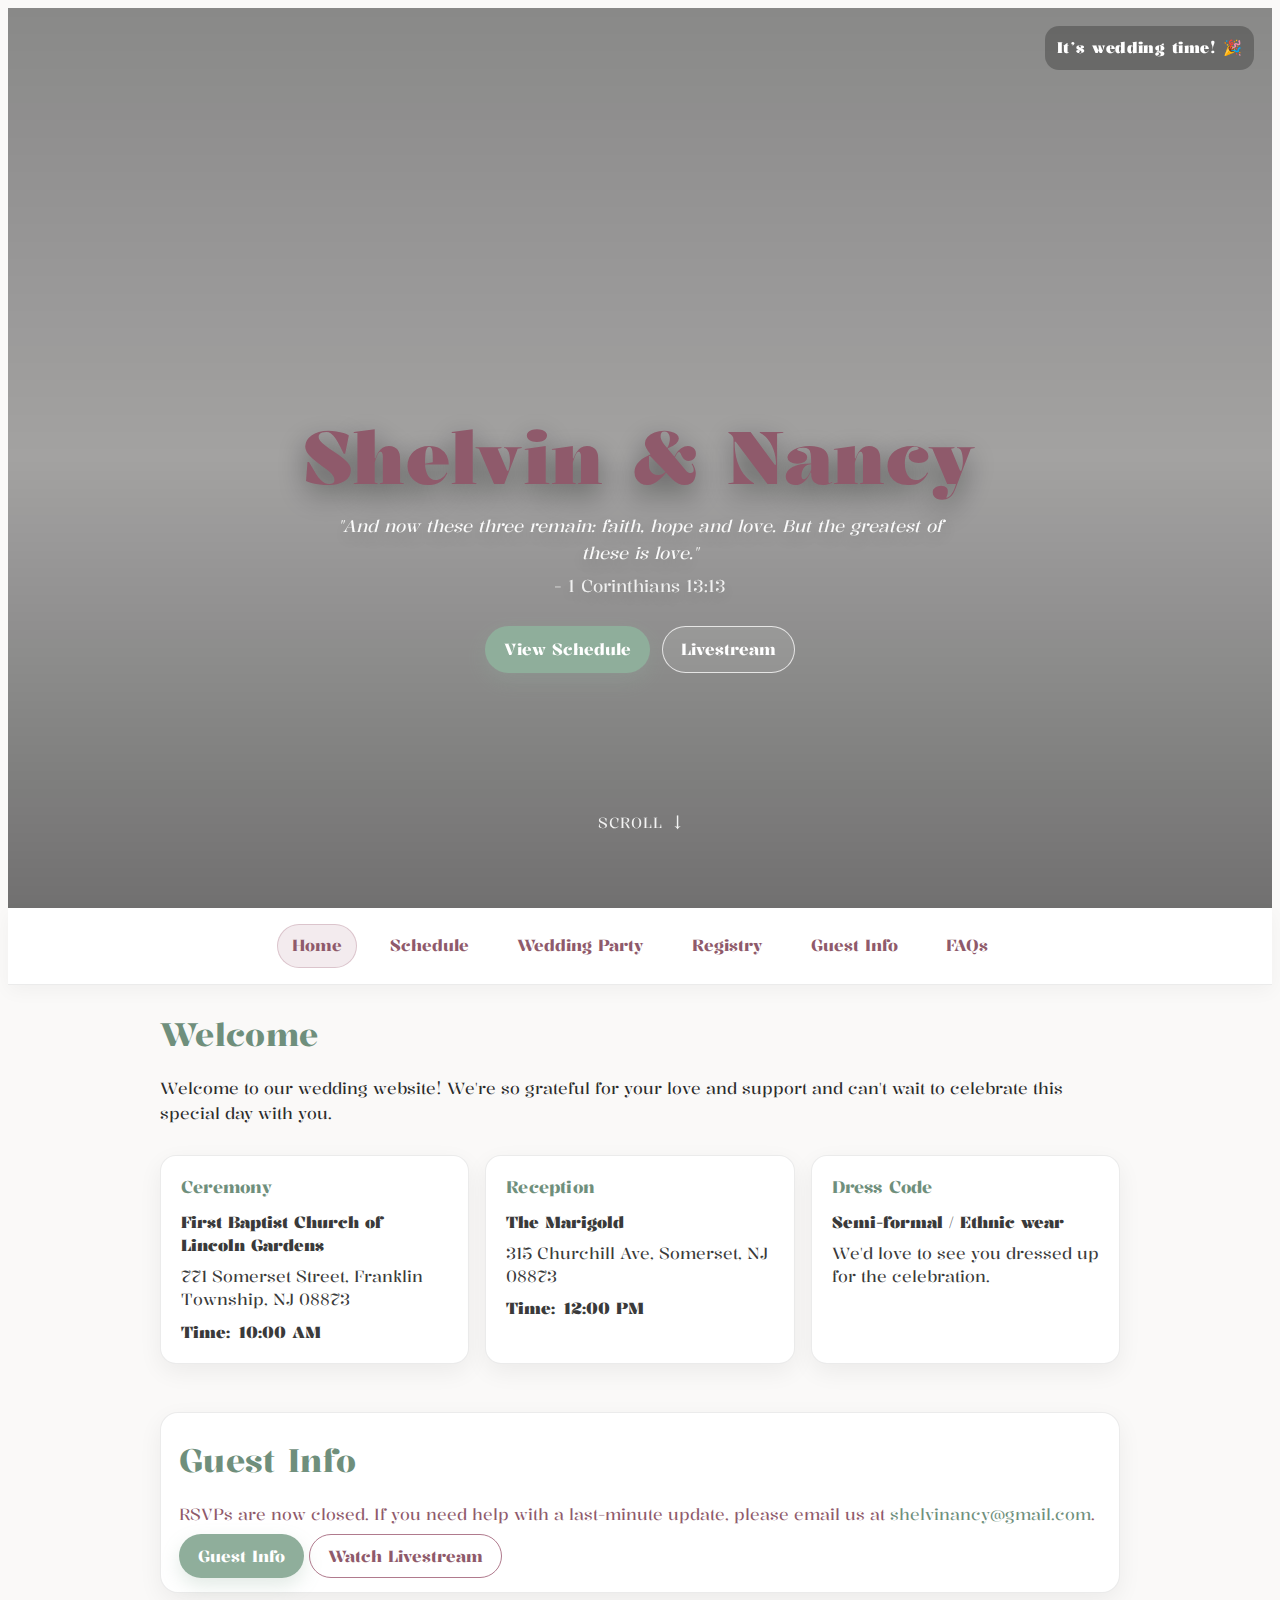
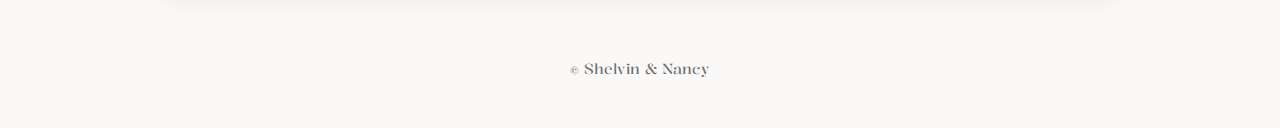
<file: index.html>
﻿<!DOCTYPE html>
<html lang="en">
<head>
  <meta charset="UTF-8">
  <meta name="viewport" content="width=device-width, initial-scale=1.0">
  <title>Shelvin & Nancy</title>
  <link rel="icon" href="favicon-v2.ico" sizes="any">
  <link rel="icon" type="image/png" sizes="32x32" href="favicon-32-v2.png">
  <!-- Google tag (gtag.js) -->
  <script async src="https://www.googletagmanager.com/gtag/js?id=G-3MHV38TYLE"></script>
  <script>
    window.dataLayer = window.dataLayer || [];
    function gtag(){dataLayer.push(arguments);}
    gtag("js", new Date());
    gtag("config", "G-3MHV38TYLE");
  </script>
  <link rel="preconnect" href="https://fonts.googleapis.com">
  <link rel="preconnect" href="https://fonts.gstatic.com" crossorigin="anonymous">
  <link rel="stylesheet" href="https://fonts.googleapis.com/css2?family=Playfair+Display:ital,wght@0,400;0,600;0,700;1,400&family=Kalnia:wght@600;700&display=swap">
  <link rel="stylesheet" href="css/base.css">
  <link rel="stylesheet" href="css/layout.css">
  <link rel="stylesheet" href="css/components.css">
  <link rel="stylesheet" href="css/pages/home.css">
  <link rel="preload" as="image" href="images/hero-home-wide-2000.webp" type="image/webp"
    imagesrcset="images/hero-home-wide-1200.webp 1200w, images/hero-home-wide-1600.webp 1600w, images/hero-home-wide-2000.webp 2000w, images/hero-home-wide-2500.webp 2500w"
    imagesizes="100vw" media="(min-width: 769px)">
  <link rel="preload" as="image" href="images/hero-home-portrait-1000.webp" type="image/webp"
    imagesrcset="images/hero-home-portrait-800.webp 800w, images/hero-home-portrait-1000.webp 1000w, images/hero-home-portrait-1200.webp 1200w"
    imagesizes="100vw" media="(max-width: 768px)">
</head>
<body>

<header class="hero">
  <div class="hero-media">
    <picture class="hero-bg" aria-hidden="true">
      <source
        srcset="images/hero-home-portrait-800.webp 800w, images/hero-home-portrait-1000.webp 1000w, images/hero-home-portrait-1200.webp 1200w"
        sizes="100vw"
        type="image/webp"
        media="(max-width: 768px)">
      <source
        srcset="images/hero-home-portrait-800.jpg 800w, images/hero-home-portrait-1000.jpg 1000w, images/hero-home-portrait-1200.jpg 1200w"
        sizes="100vw"
        media="(max-width: 768px)">
      <source
        srcset="images/hero-home-wide-1200.webp 1200w, images/hero-home-wide-1600.webp 1600w, images/hero-home-wide-2000.webp 2000w, images/hero-home-wide-2500.webp 2500w"
        sizes="100vw"
        type="image/webp"
        media="(min-width: 769px)">
      <img
        src="images/hero-home-wide-1600.jpg"
        srcset="images/hero-home-wide-1200.jpg 1200w, images/hero-home-wide-1600.jpg 1600w, images/hero-home-wide-2000.jpg 2000w, images/hero-home-wide-2500.jpg 2500w"
        sizes="100vw"
        alt=""
        loading="eager"
        decoding="async"
        fetchpriority="high">
    </picture>
    <div class="hero-overlay"></div>
    <div class="hero-top-right">
      <div id="countdown" class="countdown">Loading...</div>
    </div>
  </div>


  <div class="hero-content">
    <h1 class="hero-title">Shelvin &amp; Nancy</h1>

    <blockquote class="hero-verse">
      "And now these three remain: faith, hope and love.
      But the greatest of these is love."
      <span class="verse-ref">- 1 Corinthians 13:13</span>
    </blockquote>


    <div class="hero-cta">
      <a class="btn" href="schedule.html" data-analytics-event="cta_click" data-analytics-cta-label="hero_schedule">View Schedule</a>
      <a
        class="btn btn-outline"
        href="https://www.youtube.com/live/kEX55fNNBQM"
        target="_blank"
        rel="noopener noreferrer"
        data-analytics-event="cta_click"
        data-analytics-cta-label="hero_livestream">
        Livestream
      </a>
    </div>
  </div>
  <div class="scroll-cue" aria-hidden="true">
    <span class="scroll-text">Scroll</span>
    <span class="scroll-arrow">&darr;</span>
  </div>

</header>

<script src="js/main.js" defer></script>

<nav>
  <a href="index.html" aria-current="page">Home</a>
  <a href="schedule.html">Schedule</a>
  <a href="wedding-party.html">Wedding Party</a>
  <a href="registry.html">Registry</a>
  <a href="rsvp.html">Guest Info</a>
  <a href="faqs.html">FAQs</a>
</nav>

<main>
  <h2>Welcome</h2>

  <p>
    Welcome to our wedding website! We're so grateful for your love and support
    and can't wait to celebrate this special day with you.
  </p>

  <section class="quick-details" aria-label="Wedding details">
    <div class="card">
      <h3>Ceremony</h3>
      <p class="card-strong">First Baptist Church of Lincoln Gardens</p>
      <p>771 Somerset Street, Franklin Township, NJ 08873</p>
      <p class="card-meta"><span>Time:</span> 10:00 AM</p>
    </div>

    <div class="card">
      <h3>Reception</h3>
      <p class="card-strong">The Marigold</p>
      <p>315 Churchill Ave, Somerset, NJ 08873</p>
      <p class="card-meta"><span>Time:</span> 12:00 PM</p>
    </div>

    <div class="card">
      <h3>Dress Code</h3>
      <p class="card-strong">Semi-formal / Ethnic wear</p>
      <p>We'd love to see you dressed up for the celebration.</p>
    </div>
  </section>

  <section class="rsvp-info" aria-label="Guest information">
    <h2>Guest Info</h2>
    <p class="status error">
      RSVPs are now closed. If you need help with a last-minute update, please email us at
      <a href="mailto:shelvinancy@gmail.com">shelvinancy@gmail.com</a>.
    </p>

    <div class="rsvp-actions">
      <a class="btn" href="rsvp.html" data-analytics-event="cta_click" data-analytics-cta-label="guest_info">Guest Info</a>
      <a
        class="btn btn-outline"
        href="https://www.youtube.com/live/kEX55fNNBQM"
        target="_blank"
        rel="noopener noreferrer"
        data-analytics-event="cta_click"
        data-analytics-cta-label="livestream">
        Watch Livestream
      </a>
    </div>
  </section>
</main>

<footer>
  &copy; Shelvin & Nancy
</footer>

</body>
</html>
</file>
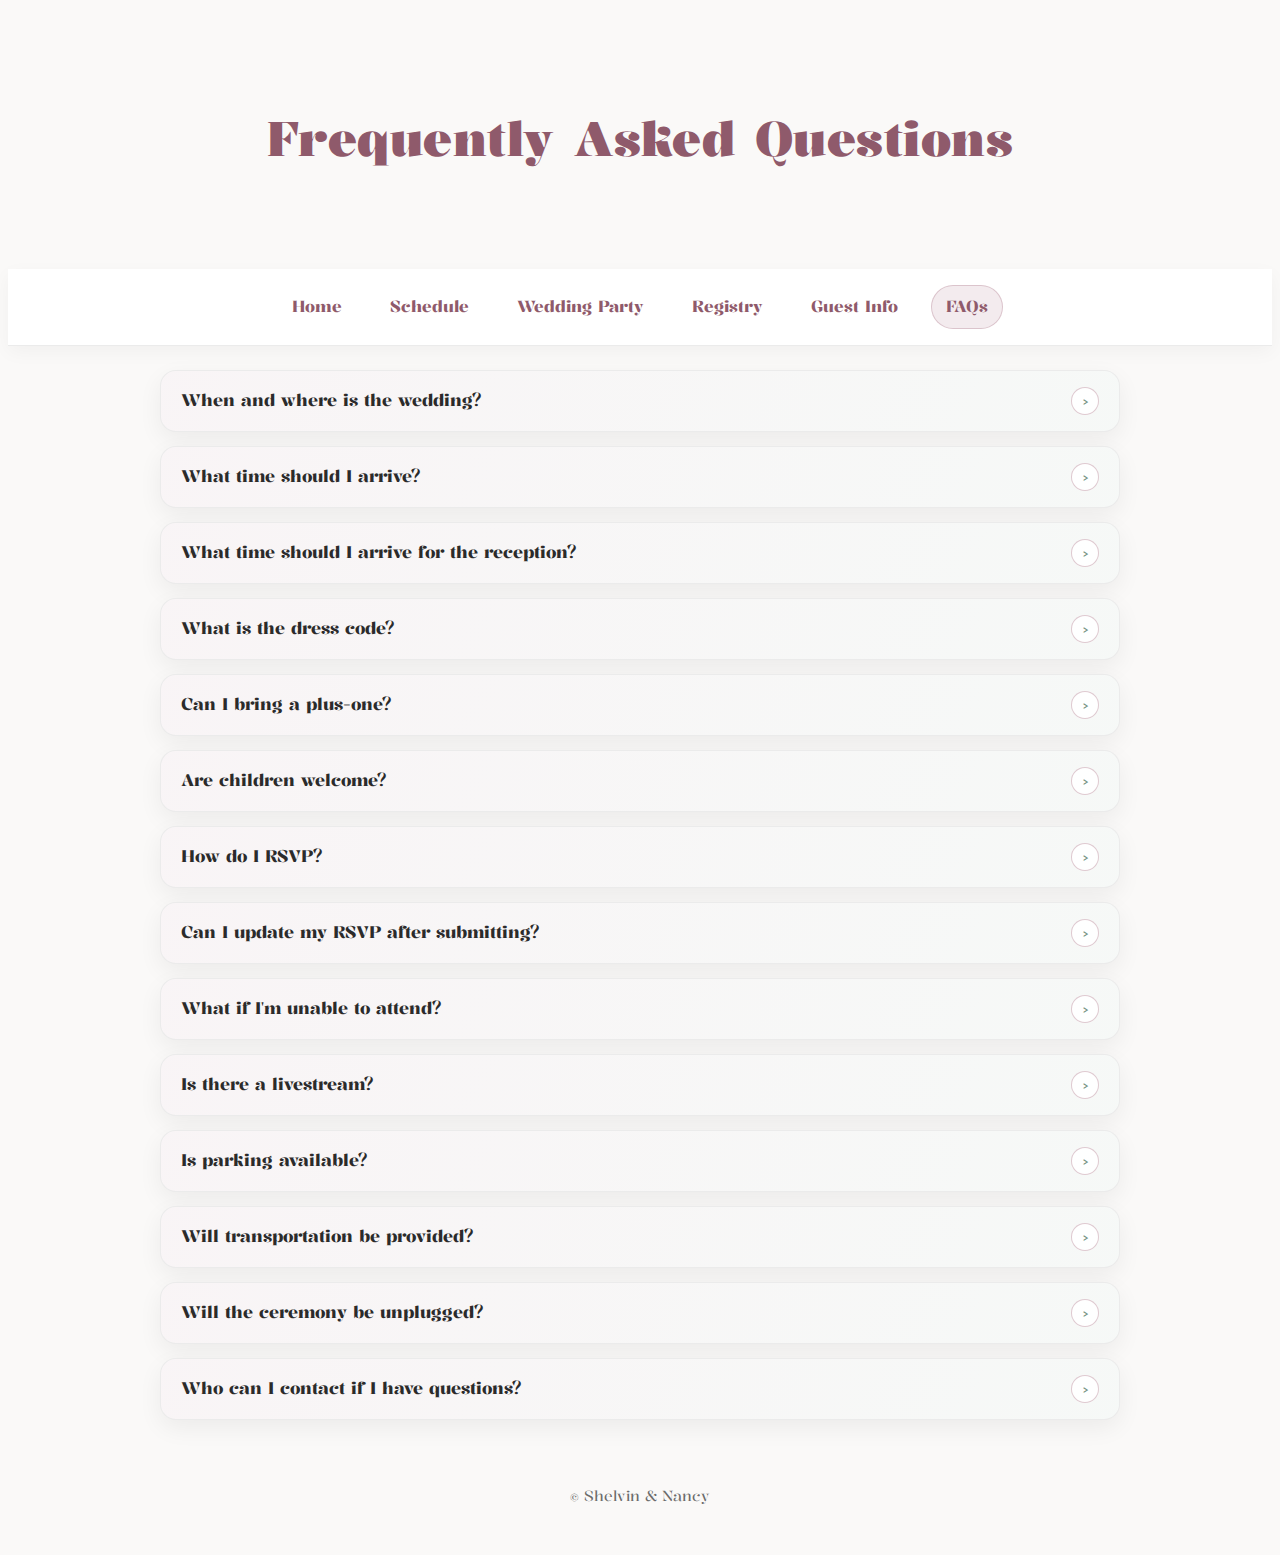
<file: faqs.html>
﻿<!DOCTYPE html>
<html lang="en">
<head>
  <meta charset="UTF-8" />
  <meta name="viewport" content="width=device-width, initial-scale=1.0" />
  <title>FAQs | Shelvin & Nancy</title>
  <link rel="icon" href="favicon-v2.ico" sizes="any" />
  <link rel="icon" type="image/png" sizes="32x32" href="favicon-32-v2.png" />
  <!-- Google tag (gtag.js) -->
  <script async src="https://www.googletagmanager.com/gtag/js?id=G-3MHV38TYLE"></script>
  <script>
    window.dataLayer = window.dataLayer || [];
    function gtag(){dataLayer.push(arguments);}
    gtag("js", new Date());
    gtag("config", "G-3MHV38TYLE");
  </script>
  <link rel="preconnect" href="https://fonts.googleapis.com" />
  <link rel="preconnect" href="https://fonts.gstatic.com" crossorigin="anonymous" />
  <link rel="stylesheet" href="https://fonts.googleapis.com/css2?family=Playfair+Display:ital,wght@0,400;0,600;0,700;1,400&family=Kalnia:wght@600;700&display=swap" />
  <link rel="stylesheet" href="css/base.css" />
  <link rel="stylesheet" href="css/layout.css" />
  <link rel="stylesheet" href="css/components.css" />
</head>
<body>

<header>
  <h1>Frequently Asked Questions</h1>
</header>

<nav>
  <a href="index.html">Home</a>
  <a href="schedule.html">Schedule</a>
  <a href="wedding-party.html">Wedding Party</a>
  <a href="registry.html">Registry</a>
  <a href="rsvp.html">Guest Info</a>
  <a href="faqs.html" aria-current="page">FAQs</a>
</nav>

<main>
  <section class="faq-list">
    <details class="faq-item">
      <summary>When and where is the wedding?</summary>
      <div class="faq-content">
        <p>
          Our wedding will take place on <strong>April 17, 2026</strong>.
          The ceremony will be held at <strong>First Baptist Church of Lincoln Gardens</strong> in Franklin Township, NJ,
          followed by the reception at <strong>The Marigold</strong> in Somerset, NJ.
        </p>
      </div>
    </details>

    <details class="faq-item">
      <summary>What time should I arrive?</summary>
      <div class="faq-content">
        <p>
          The ceremony begins at <strong>10:00 AM</strong>.
          We kindly ask guests to arrive by <strong>9:30 AM</strong> to allow time for seating.
        </p>
      </div>
    </details>

    <details class="faq-item">
      <summary>What time should I arrive for the reception?</summary>
      <div class="faq-content">
        <p>
          Cocktail hour begins at <strong>12:00 PM</strong> at The Marigold.
          Please be seated by <strong>12:45 PM</strong> so the reception program can begin on time.
        </p>
      </div>
    </details>

    <details class="faq-item">
      <summary>What is the dress code?</summary>
      <div class="faq-content">
        <p>
          The dress code is <strong>semi-formal</strong>.
          Traditional ethnic attire is also warmly welcomed.
        </p>
      </div>
    </details>

    <details class="faq-item">
      <summary>Can I bring a plus-one?</summary>
      <div class="faq-content">
        <p>
          Due to venue capacity, we kindly ask that you attend with only the guests listed on your invitation.
          Thank you for understanding.
        </p>
      </div>
    </details>

    <details class="faq-item">
      <summary>Are children welcome?</summary>
      <div class="faq-content">
        <p>
          Yes, children are welcome!
          If you need to adjust your headcount, please email us at
          <a href="mailto:shelvinancy@gmail.com">shelvinancy@gmail.com</a>.
        </p>
      </div>
    </details>

    <details class="faq-item">
      <summary>How do I RSVP?</summary>
      <div class="faq-content">
        <p>
          RSVPs are now closed. If you need help with a last-minute update, please email us at
          <a href="mailto:shelvinancy@gmail.com">shelvinancy@gmail.com</a>.
        </p>
      </div>
    </details>

    <details class="faq-item">
      <summary>Can I update my RSVP after submitting?</summary>
      <div class="faq-content">
        <p>
          RSVPs are now closed, but if something changes last-minute, please email us at
          <a href="mailto:shelvinancy@gmail.com">shelvinancy@gmail.com</a>.
        </p>
      </div>
    </details>

    <details class="faq-item">
      <summary>What if I'm unable to attend?</summary>
      <div class="faq-content">
        <p>
          We completely understand.
          If you need to update your response, please email us at
          <a href="mailto:shelvinancy@gmail.com">shelvinancy@gmail.com</a>.
          You'll be missed.
        </p>
      </div>
    </details>

    <details class="faq-item">
      <summary>Is there a livestream?</summary>
      <div class="faq-content">
        <p>
          Yes! You can watch the livestream here:
          <a href="https://www.youtube.com/live/kEX55fNNBQM" target="_blank" rel="noopener noreferrer">YouTube livestream</a>.
        </p>
      </div>
    </details>

    <details class="faq-item">
      <summary>Is parking available?</summary>
      <div class="faq-content">
        <p>
          On-site parking lots are available at both venues and should accommodate all guests.
        </p>
      </div>
    </details>

    <details class="faq-item">
      <summary>Will transportation be provided?</summary>
      <div class="faq-content">
        <p>
          Transportation details, if applicable, will be shared closer to the wedding date.
        </p>
      </div>
    </details>

    <details class="faq-item">
      <summary>Will the ceremony be unplugged?</summary>
      <div class="faq-content">
        <p>
          We kindly request an unplugged ceremony.
          Please silence your phones and enjoy the moment with us.
        </p>
      </div>
    </details>

    <details class="faq-item">
      <summary>Who can I contact if I have questions?</summary>
      <div class="faq-content">
        <p>
          If you have any questions, feel free to reach out to us at
          <a href="mailto:shelvinancy@gmail.com">shelvinancy@gmail.com</a>.
        </p>
      </div>
    </details>
  </section>
</main>

<footer>
  &copy; Shelvin & Nancy
</footer>

<script src="js/main.js" defer></script>

<script>
  const faqItems = document.querySelectorAll(".faq-item");
  faqItems.forEach((item) => {
    item.addEventListener("toggle", () => {
      if (!item.open) return;
      faqItems.forEach((other) => {
        if (other !== item && other.open) {
          other.open = false;
        }
      });
    });
  });
</script>

</body>
</html>
</file>
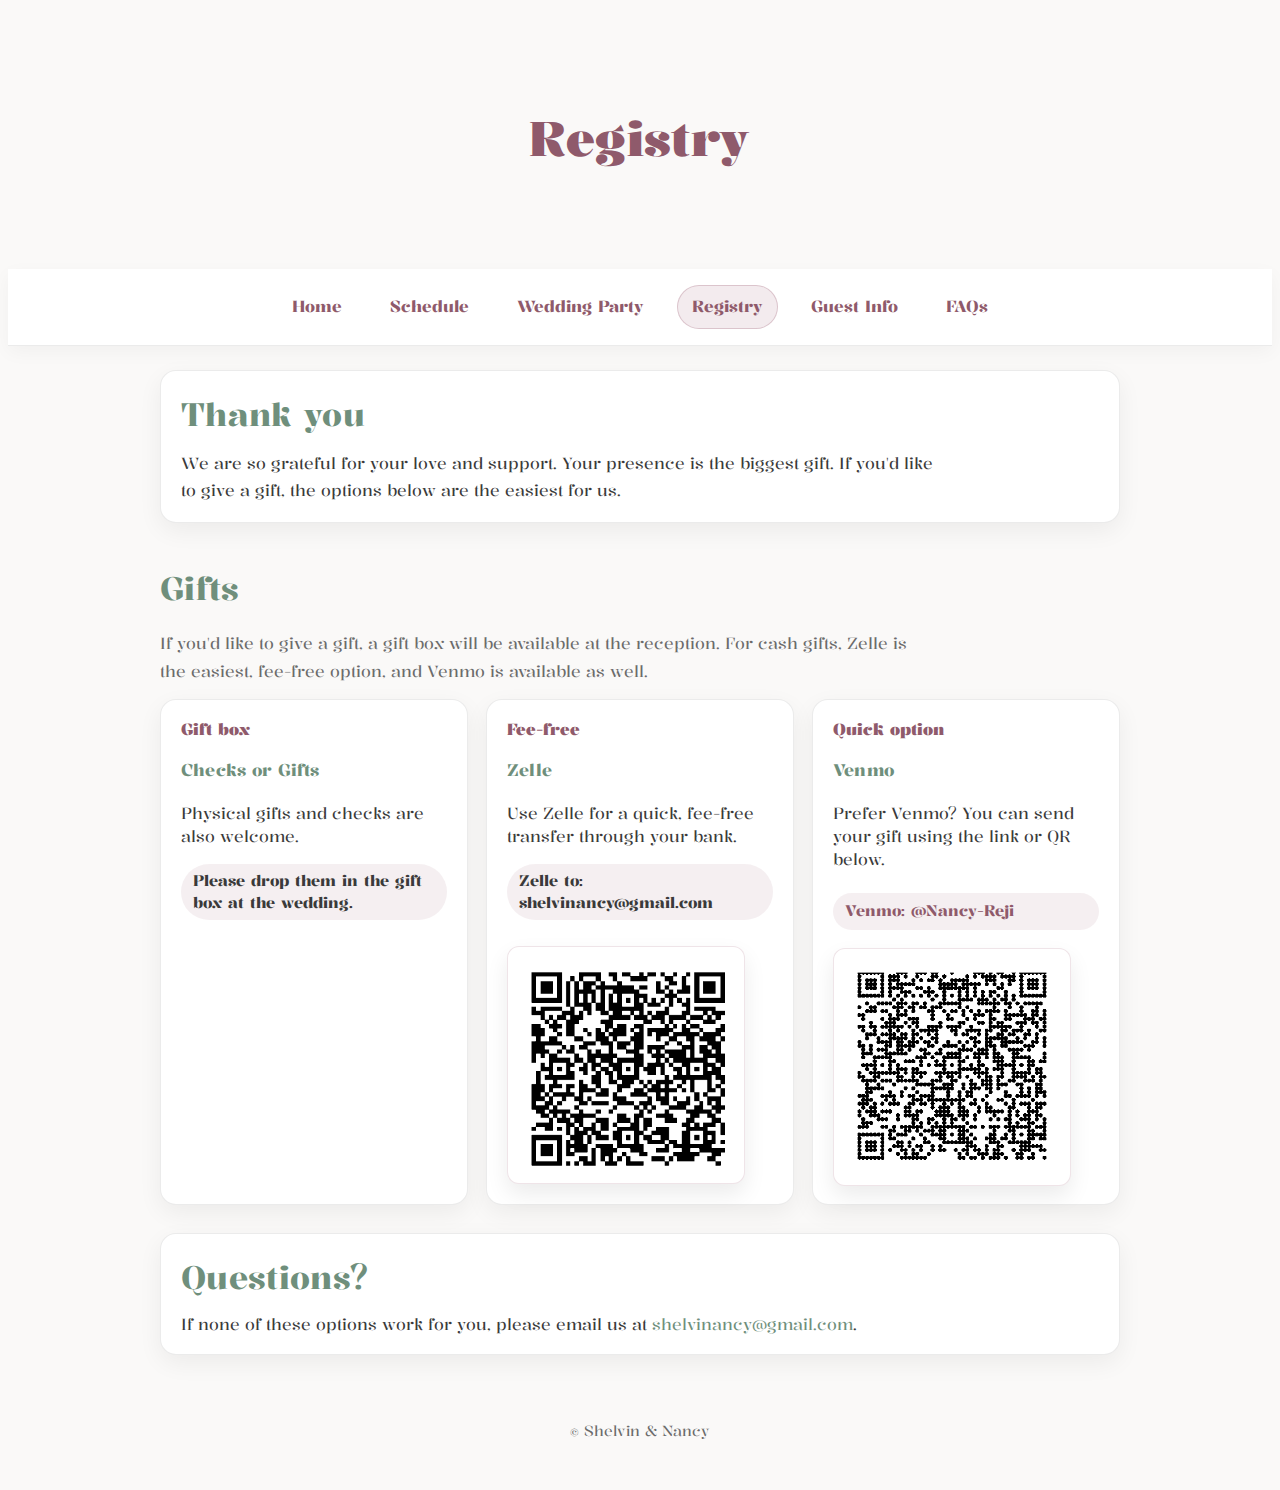
<file: registry.html>
﻿<!DOCTYPE html>
<html lang="en">
<head>
  <meta charset="UTF-8">
  <meta name="viewport" content="width=device-width, initial-scale=1.0">
  <title>Registry | Shelvin & Nancy</title>
  <link rel="icon" href="favicon-v2.ico" sizes="any">
  <link rel="icon" type="image/png" sizes="32x32" href="favicon-32-v2.png">
  <!-- Google tag (gtag.js) -->
  <script async src="https://www.googletagmanager.com/gtag/js?id=G-3MHV38TYLE"></script>
  <script>
    window.dataLayer = window.dataLayer || [];
    function gtag(){dataLayer.push(arguments);}
    gtag("js", new Date());
    gtag("config", "G-3MHV38TYLE");
  </script>
  <link rel="preconnect" href="https://fonts.googleapis.com">
  <link rel="preconnect" href="https://fonts.gstatic.com" crossorigin="anonymous">
  <link rel="stylesheet" href="https://fonts.googleapis.com/css2?family=Playfair+Display:ital,wght@0,400;0,600;0,700;1,400&family=Kalnia:wght@600;700&display=swap">
  <link rel="stylesheet" href="css/base.css">
  <link rel="stylesheet" href="css/layout.css">
  <link rel="stylesheet" href="css/components.css">
  <link rel="stylesheet" href="css/pages/registry.css">
</head>
<body>

<header>
  <h1>Registry</h1>
</header>

<nav>
  <a href="index.html">Home</a>
  <a href="schedule.html">Schedule</a>
  <a href="wedding-party.html">Wedding Party</a>
  <a href="registry.html" aria-current="page">Registry</a>
  <a href="rsvp.html">Guest Info</a>
  <a href="faqs.html">FAQs</a>
</nav>


<main>
  <section class="card registry-intro">
    <h2>Thank you</h2>
    <p>We are so grateful for your love and support. Your presence is the biggest gift. If you'd like to give a gift, the options below are the easiest for us.</p>
  </section>

  <section class="registry-section">
    <h2>Gifts</h2>
    <p class="registry-lede">If you'd like to give a gift, a gift box will be available at the reception. For cash gifts, Zelle is the easiest, fee-free option, and Venmo is available as well.</p>

    <div class="registry-grid">
      <div class="card registry-card">
        <p class="card-meta"><span>Gift box</span></p>
        <h3>Checks or Gifts</h3>
        <p>Physical gifts and checks are also welcome.</p>
        <p class="registry-placeholder">Please drop them in the gift box at the wedding.</p>
      </div>

      <div class="card registry-card">
        <p class="card-meta"><span>Fee-free</span></p>
        <h3>Zelle</h3>
        <p>Use Zelle for a quick, fee-free transfer through your bank.</p>
        <p class="registry-placeholder">Zelle to: shelvinancy@gmail.com</p>
        <img class="registry-qr-img" src="images/Registry/zelle-qr.png" alt="Zelle QR code for shelvinancy@gmail.com" loading="lazy" decoding="async">
      </div>

      <div class="card registry-card">
        <p class="card-meta"><span>Quick option</span></p>
        <h3>Venmo</h3>
        <p>Prefer Venmo? You can send your gift using the link or QR below.</p>
        <a class="registry-placeholder" href="https://venmo.com/u/Nancy-Reji" target="_blank" rel="noreferrer">Venmo: @Nancy-Reji</a>
        <img class="registry-qr-img" src="images/Registry/venmo-qr.png" alt="Venmo QR code for @Nancy-Reji" loading="lazy" decoding="async">
      </div>
    </div>
  </section>

  <section class="card registry-contact">
    <h2>Questions?</h2>
    <p>If none of these options work for you, please email us at <a href="mailto:shelvinancy@gmail.com">shelvinancy@gmail.com</a>.</p>
  </section>
</main>

<footer>&copy; Shelvin & Nancy</footer>

<script src="js/main.js" defer></script>

</body>
</html>
</file>
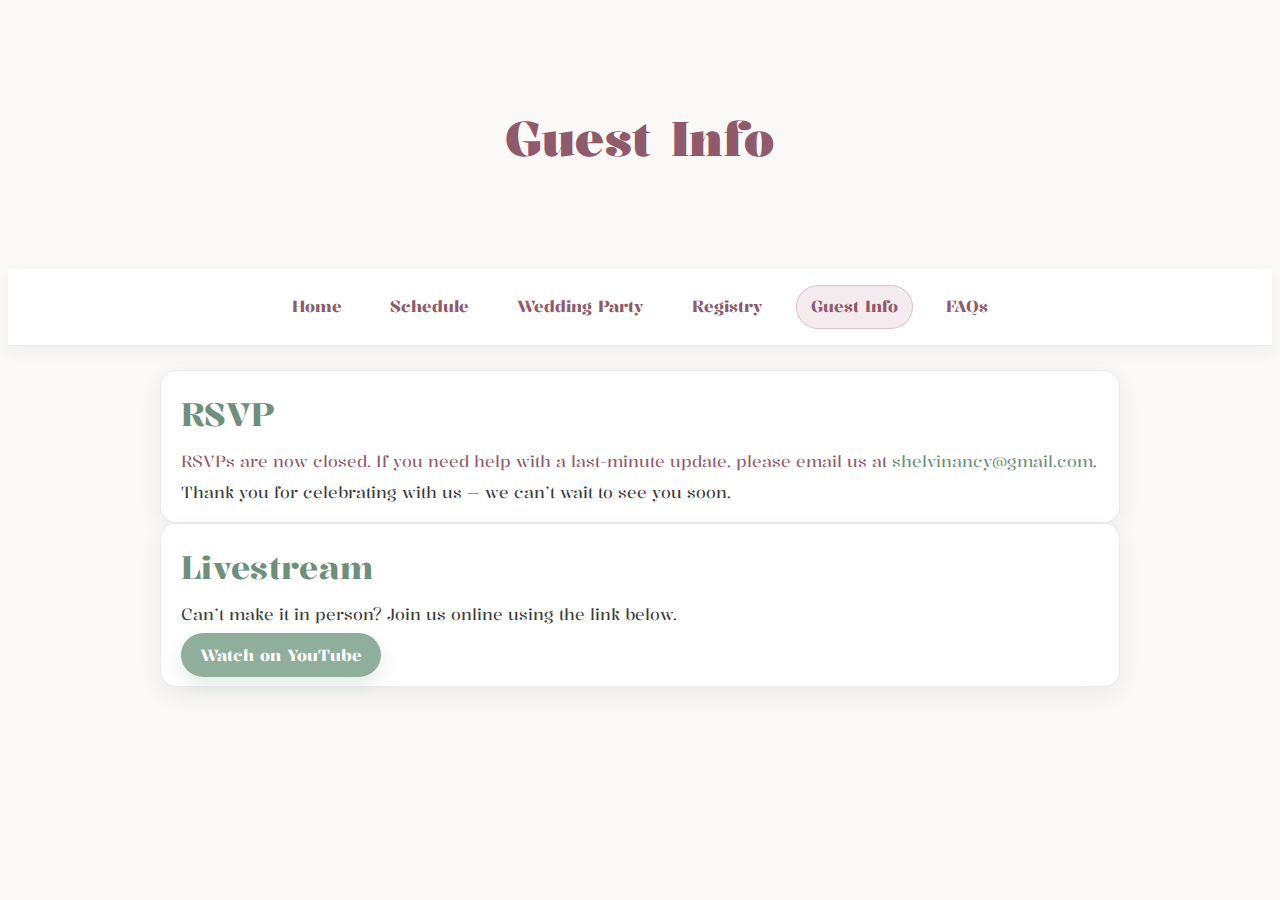
<file: rsvp.html>
﻿<!DOCTYPE html>
<html lang="en">
<head>
  <meta charset="UTF-8" />
  <meta name="viewport" content="width=device-width, initial-scale=1.0">
  <title>Guest Info | Shelvin & Nancy</title>
  <link rel="icon" href="favicon-v2.ico" sizes="any" />
  <link rel="icon" type="image/png" sizes="32x32" href="favicon-32-v2.png" />
  <!-- Google tag (gtag.js) -->
  <script async src="https://www.googletagmanager.com/gtag/js?id=G-3MHV38TYLE"></script>
  <script>
    window.dataLayer = window.dataLayer || [];
    function gtag(){dataLayer.push(arguments);}
    gtag("js", new Date());
    gtag("config", "G-3MHV38TYLE");
  </script>
  <link rel="preconnect" href="https://fonts.googleapis.com" />
  <link rel="preconnect" href="https://fonts.gstatic.com" crossorigin="anonymous" />
  <link rel="stylesheet" href="https://fonts.googleapis.com/css2?family=Playfair+Display:ital,wght@0,400;0,600;0,700;1,400&family=Kalnia:wght@600;700&display=swap" />
  <link rel="stylesheet" href="css/base.css" />
  <link rel="stylesheet" href="css/layout.css" />
  <link rel="stylesheet" href="css/components.css" />
  <link rel="stylesheet" href="css/pages/guest-info.css" />
</head>
<body>

<header>
  <h1>Guest Info</h1>
</header>

<nav>
  <a href="index.html">Home</a>
  <a href="schedule.html">Schedule</a>
  <a href="wedding-party.html">Wedding Party</a>
  <a href="registry.html">Registry</a>
  <a href="rsvp.html" aria-current="page">Guest Info</a>
  <a href="faqs.html">FAQs</a>
</nav>

<main>
  <div class="card">
    <h2>RSVP</h2>
    <p class="status error">
      RSVPs are now closed. If you need help with a last-minute update, please email us at
      <a href="mailto:shelvinancy@gmail.com">shelvinancy@gmail.com</a>.
    </p>
    <p class="soft-note">
      Thank you for celebrating with us — we can’t wait to see you soon.
    </p>
  </div>

  <div class="card">
    <h2>Livestream</h2>
    <p>
      Can’t make it in person? Join us online using the link below.
    </p>
    <!--
      To re-enable the embedded player:
      1) In YouTube Studio, turn on "Allow embedding" for the livestream/video.
      2) Uncomment the <div class="video-embed"> block below.
      3) Remove the "Watch on YouTube" button.

      Note: If embedding is disabled, the player can show "Error 153".
    -->
    <!--
    <div class="video-embed" aria-label="Livestream video player">
      <iframe
        src="https://www.youtube.com/embed/kEX55fNNBQM?rel=0"
        title="Wedding Livestream"
        loading="lazy"
        allow="accelerometer; autoplay; clipboard-write; encrypted-media; gyroscope; picture-in-picture; web-share"
        referrerpolicy="strict-origin-when-cross-origin"
        allowfullscreen></iframe>
    </div>
    -->
    <div class="rsvp-actions">
      <a
        class="btn"
        href="https://www.youtube.com/live/kEX55fNNBQM"
        target="_blank"
        rel="noopener noreferrer"
        data-analytics-event="cta_click"
        data-analytics-cta-label="livestream">
        Watch on YouTube
      </a>
    </div>
  </div>
</main>

<script src="js/main.js" defer></script>

</body>
</html>
</file>
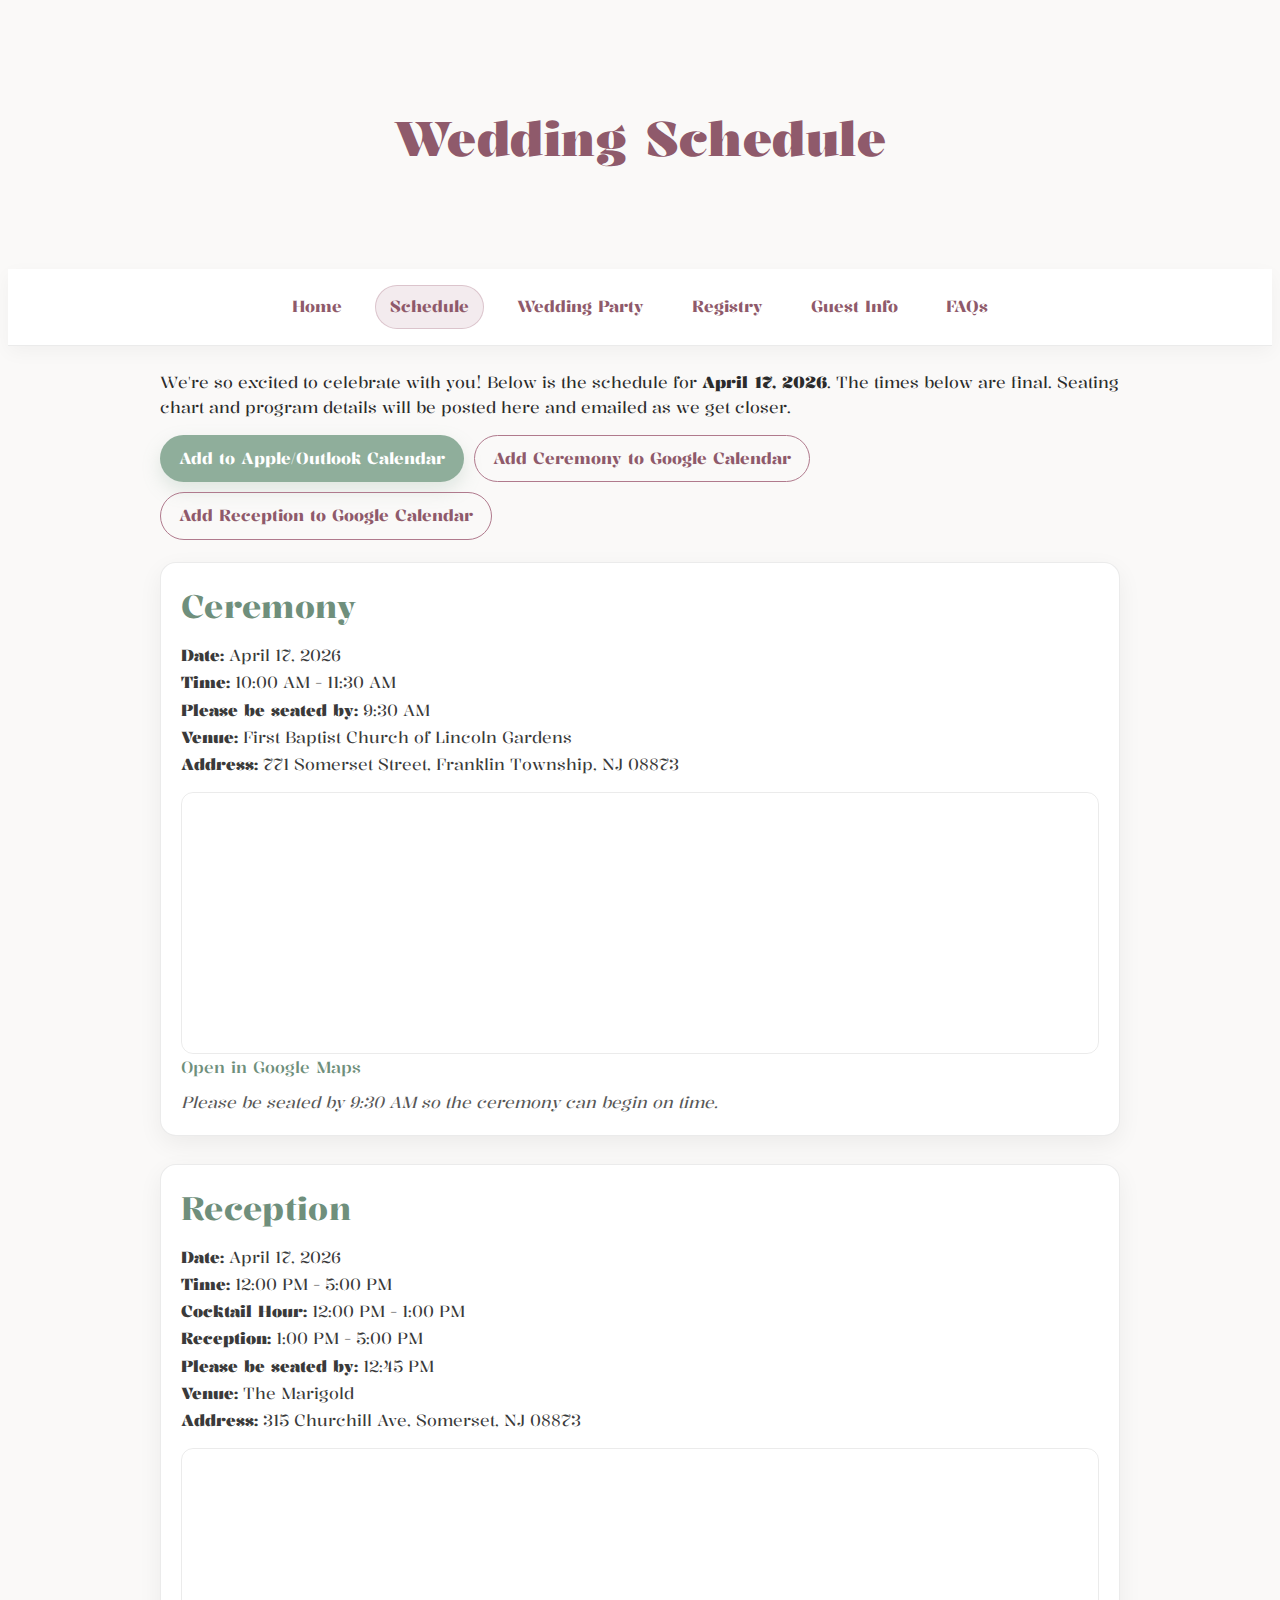
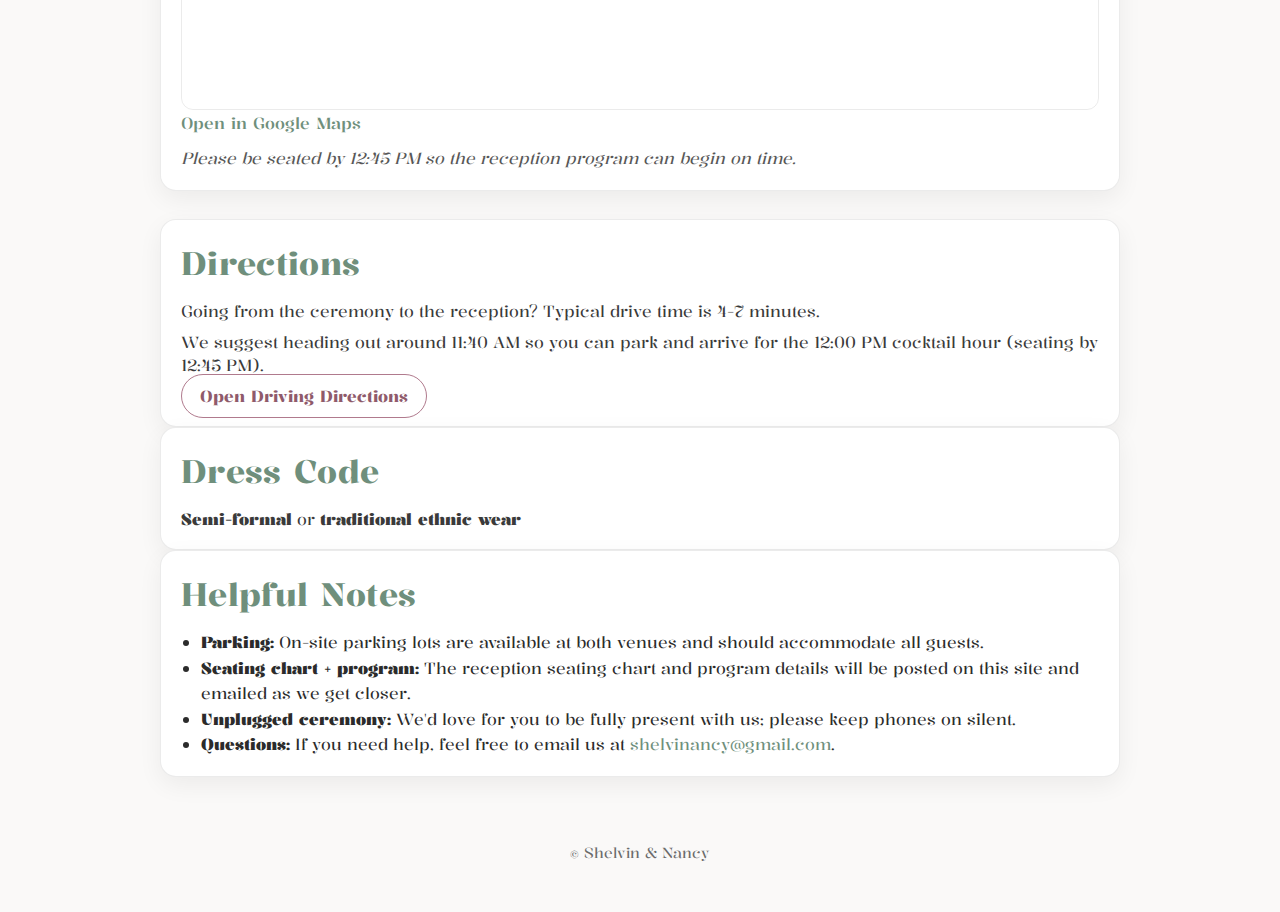
<file: schedule.html>
﻿<!DOCTYPE html>
<html lang="en">
<head>
  <meta charset="UTF-8" />
  <meta name="viewport" content="width=device-width, initial-scale=1.0" />
  <title>Schedule | Shelvin & Nancy</title>
  <link rel="icon" href="favicon-v2.ico" sizes="any" />
  <link rel="icon" type="image/png" sizes="32x32" href="favicon-32-v2.png" />
  <!-- Google tag (gtag.js) -->
  <script async src="https://www.googletagmanager.com/gtag/js?id=G-3MHV38TYLE"></script>
  <script>
    window.dataLayer = window.dataLayer || [];
    function gtag(){dataLayer.push(arguments);}
    gtag("js", new Date());
    gtag("config", "G-3MHV38TYLE");
  </script>
  <link rel="preconnect" href="https://fonts.googleapis.com" />
  <link rel="preconnect" href="https://fonts.gstatic.com" crossorigin="anonymous" />
  <link rel="stylesheet" href="https://fonts.googleapis.com/css2?family=Playfair+Display:ital,wght@0,400;0,600;0,700;1,400&family=Kalnia:wght@600;700&display=swap" />
  <link rel="stylesheet" href="css/base.css" />
  <link rel="stylesheet" href="css/layout.css" />
  <link rel="stylesheet" href="css/components.css" />
  <link rel="stylesheet" href="css/pages/schedule.css" />
</head>
<body>

<header>
  <h1>Wedding Schedule</h1>
</header>

<nav>
  <a href="index.html">Home</a>
  <a href="schedule.html" aria-current="page">Schedule</a>
  <a href="wedding-party.html">Wedding Party</a>
  <a href="registry.html">Registry</a>
  <a href="rsvp.html">Guest Info</a>
  <a href="faqs.html">FAQs</a>
</nav>

<main>
  <p class="schedule-intro">
    We're so excited to celebrate with you! Below is the schedule for <strong>April 17, 2026</strong>.
    The times below are final. Seating chart and program details will be posted here and emailed as we get closer.
  </p>

  <div class="calendar-actions">
    <a class="btn" href="assets/shelvin-nancy-wedding.ics" download data-analytics-event="calendar_add" data-analytics-calendar-type="ics" data-analytics-calendar-event="all_events">Add to Apple/Outlook Calendar</a>

    <a class="btn btn-outline"
      data-analytics-event="calendar_add"
      data-analytics-calendar-type="google"
      data-analytics-calendar-event="ceremony"
      href="https://www.google.com/calendar/render?action=TEMPLATE&text=Shelvin%20%26%20Nancy%20Wedding%20Ceremony&dates=20260417T140000Z/20260417T153000Z&location=First%20Baptist%20Church%20of%20Lincoln%20Gardens%2C%20771%20Somerset%20Street%2C%20Franklin%20Township%2C%20NJ%2008873&details=Please+be+seated+by+9%3A30+AM.+Ceremony+is+10%3A00+AM+-+11%3A30+AM.+More+info%3A+https%3A%2F%2Fshelvinandnancy.com"
      target="_blank" rel="noopener">
      Add Ceremony to Google Calendar
    </a>

    <a class="btn btn-outline"
      data-analytics-event="calendar_add"
      data-analytics-calendar-type="google"
      data-analytics-calendar-event="reception"
      href="https://www.google.com/calendar/render?action=TEMPLATE&text=Shelvin%20%26%20Nancy%20Wedding%20Reception&dates=20260417T160000Z/20260417T210000Z&location=The%20Marigold%2C%20315%20Churchill%20Ave%2C%20Somerset%2C%20NJ%2008873&details=Cocktail+hour%3A+12%3A00+PM+-+1%3A00+PM.+Please+be+seated+by+12%3A45+PM.+Reception%3A+1%3A00+PM+-+5%3A00+PM.+More+info%3A+https%3A%2F%2Fshelvinandnancy.com"
      target="_blank" rel="noopener">
      Add Reception to Google Calendar
    </a>
  </div>

  <section class="card schedule-block">
    <h2>Ceremony</h2>

    <p>
      <strong>Date:</strong> April 17, 2026<br>
      <strong>Time:</strong> 10:00 AM - 11:30 AM<br>
      <strong>Please be seated by:</strong> 9:30 AM<br>
      <strong>Venue:</strong> First Baptist Church of Lincoln Gardens<br>
      <strong>Address:</strong> 771 Somerset Street, Franklin Township, NJ 08873
    </p>

    <div class="map-embed">
      <iframe
        referrerpolicy="no-referrer-when-downgrade"
        src="https://www.google.com/maps?q=First%20Baptist%20Church%20of%20Lincoln%20Gardens%2C%20771%20Somerset%20Street%2C%20Franklin%20Township%2C%20NJ%2008873&output=embed">
      </iframe>
    </div>

    <p class="map-link">
      <a
        data-analytics-event="map_open"
        data-analytics-location="ceremony"
        href="https://www.google.com/maps/search/?api=1&query=First%20Baptist%20Church%20of%20Lincoln%20Gardens%2C%20771%20Somerset%20Street%2C%20Franklin%20Township%2C%20NJ%2008873"
        target="_blank"
        rel="noopener"
      >
        Open in Google Maps
      </a>
    </p>

    <p class="note">
      Please be seated by 9:30 AM so the ceremony can begin on time.
    </p>
  </section>

  <section class="card schedule-block">
    <h2>Reception</h2>

    <p>
      <strong>Date:</strong> April 17, 2026<br>
      <strong>Time:</strong> 12:00 PM - 5:00 PM<br>
      <strong>Cocktail Hour:</strong> 12:00 PM - 1:00 PM<br>
      <strong>Reception:</strong> 1:00 PM - 5:00 PM<br>
      <strong>Please be seated by:</strong> 12:45 PM<br>
      <strong>Venue:</strong> The Marigold<br>
      <strong>Address:</strong> 315 Churchill Ave, Somerset, NJ 08873
    </p>

    <div class="map-embed">
      <iframe
        referrerpolicy="no-referrer-when-downgrade"
        src="https://www.google.com/maps?q=The%20Marigold%2C%20315%20Churchill%20Ave%2C%20Somerset%2C%20NJ%2008873&output=embed">
      </iframe>
    </div>

    <p class="map-link">
      <a
        data-analytics-event="map_open"
        data-analytics-location="reception"
        href="https://www.google.com/maps/search/?api=1&query=The%20Marigold%2C%20315%20Churchill%20Ave%2C%20Somerset%2C%20NJ%2008873"
        target="_blank"
        rel="noopener"
      >
        Open in Google Maps
      </a>
    </p>

    <p class="note">
      Please be seated by 12:45 PM so the reception program can begin on time.
    </p>
  </section>

  <section class="card schedule-card">
    <h2>Directions</h2>
    <p>Going from the ceremony to the reception? Typical drive time is 4-7 minutes.</p>
    <p>We suggest heading out around 11:40 AM so you can park and arrive for the 12:00 PM cocktail hour (seating by 12:45 PM).</p>
    <p>
      <a
        class="btn btn-outline"
        data-analytics-event="directions_open"
        data-analytics-route="ceremony_to_reception"
        href="https://www.google.com/maps/dir/?api=1&origin=First%20Baptist%20Church%20of%20Lincoln%20Gardens%2C%20771%20Somerset%20Street%2C%20Franklin%20Township%2C%20NJ%2008873&destination=The%20Marigold%2C%20315%20Churchill%20Ave%2C%20Somerset%2C%20NJ%2008873&travelmode=driving"
        target="_blank"
        rel="noopener"
      >
        Open Driving Directions
      </a>
    </p>
  </section>

  <section class="card schedule-card">
    <h2>Dress Code</h2>
    <p>
      <strong>Semi-formal</strong> or <strong>traditional ethnic wear</strong>
    </p>
  </section>

  <section class="card">
    <h2>Helpful Notes</h2>
    <ul class="schedule-notes">
      <li><strong>Parking:</strong> On-site parking lots are available at both venues and should accommodate all guests.</li>
      <li><strong>Seating chart + program:</strong> The reception seating chart and program details will be posted on this site and emailed as we get closer.</li>
      <li><strong>Unplugged ceremony:</strong> We'd love for you to be fully present with us; please keep phones on silent.</li>
      <li><strong>Questions:</strong> If you need help, feel free to email us at
        <a href="mailto:shelvinancy@gmail.com">shelvinancy@gmail.com</a>.
      </li>
    </ul>
  </section>
</main>

<footer>
  &copy; Shelvin & Nancy
</footer>

<script src="js/main.js" defer></script>

</body>
</html>
</file>
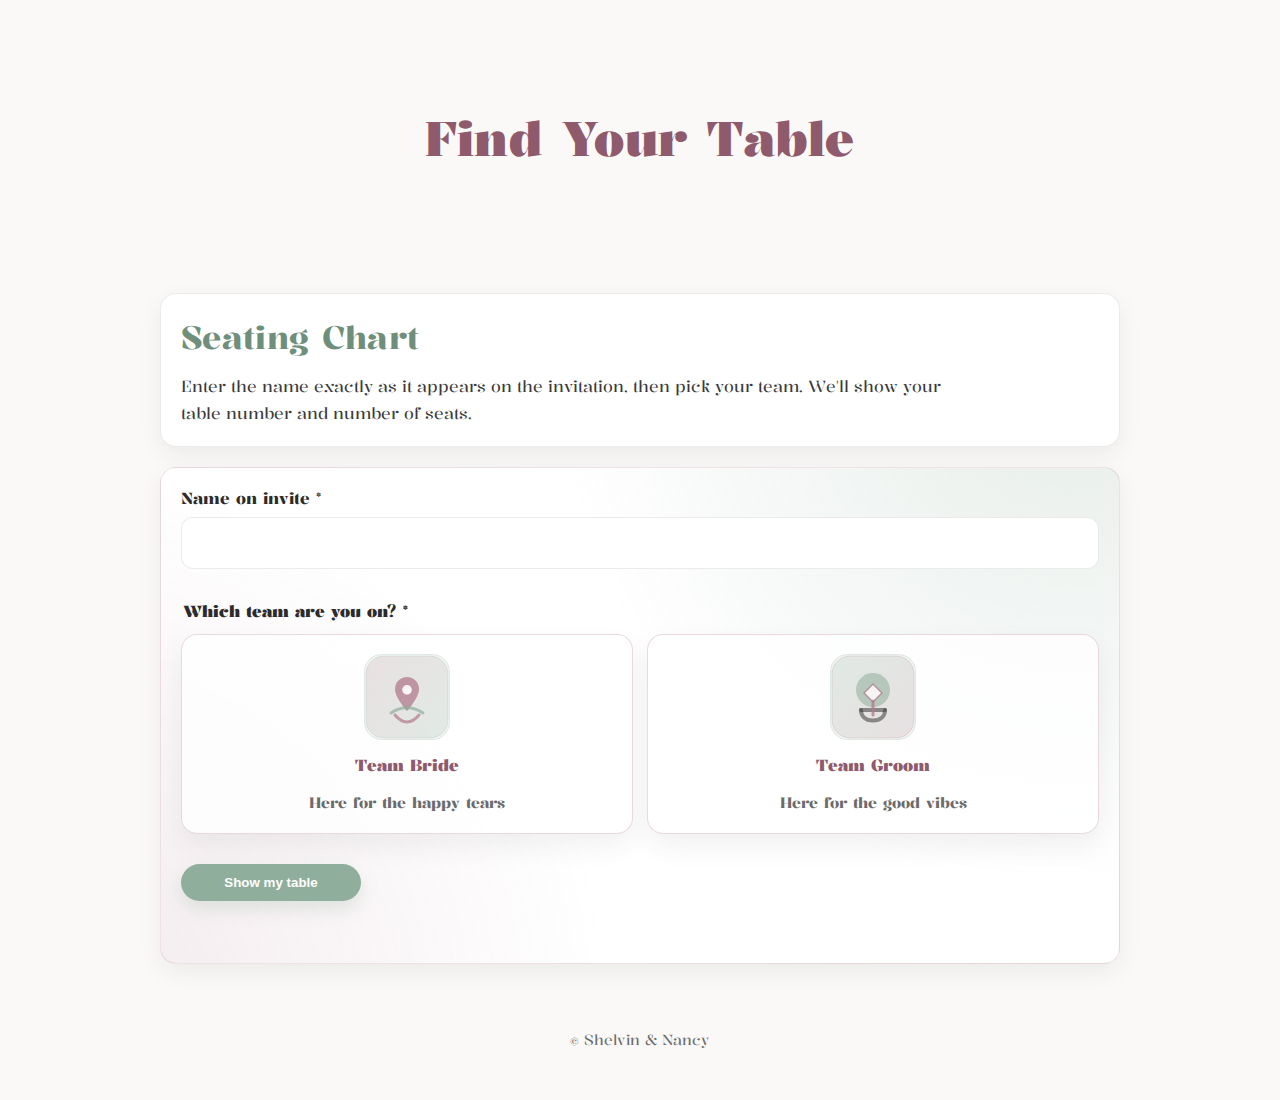
<file: seating.html>
<!DOCTYPE html>
<html lang="en">
<head>
  <meta charset="UTF-8">
  <meta name="viewport" content="width=device-width, initial-scale=1.0">
  <meta name="robots" content="noindex,nofollow">
  <title>Seating | Shelvin & Nancy</title>
  <link rel="icon" href="favicon-v2.ico" sizes="any">
  <link rel="icon" type="image/png" sizes="32x32" href="favicon-32-v2.png">
  <link rel="preconnect" href="https://fonts.googleapis.com">
  <link rel="preconnect" href="https://fonts.gstatic.com" crossorigin="anonymous">
  <link rel="stylesheet" href="https://fonts.googleapis.com/css2?family=Playfair+Display:ital,wght@0,400;0,600;0,700;1,400&family=Kalnia:wght@600;700&display=swap">
  <link rel="stylesheet" href="css/base.css">
  <link rel="stylesheet" href="css/layout.css">
  <link rel="stylesheet" href="css/components.css">
  <link rel="stylesheet" href="css/pages/seating.css">
</head>
<body>
  <header>
    <h1>Find Your Table</h1>
  </header>

  <main>
    <section class="card seating-intro">
      <h2>Seating Chart</h2>
      <p>
        Enter the name exactly as it appears on the invitation, then pick your team.
        We'll show your table number and number of seats.
      </p>
    </section>

    <section class="card seating-card">
      <form id="seatingForm" class="seating-form">
        <label>
          Name on invite *
          <input id="inviteName" name="name" type="text" autocomplete="name" required>
        </label>

        <fieldset class="team-fieldset">
          <legend>Which team are you on? *</legend>

          <div class="team-grid" role="radiogroup" aria-label="Team selection">
            <label class="team-option">
              <input type="radio" name="team" value="BRIDE" required>
              <span class="team-card">
                <img class="team-img" src="images/Seating/team-bride.svg" alt="" aria-hidden="true" width="84" height="84" loading="lazy" decoding="async">
                <span class="team-name">Team Bride</span>
                <span class="team-sub">Here for the happy tears</span>
              </span>
            </label>

            <label class="team-option">
              <input type="radio" name="team" value="GROOM" required>
              <span class="team-card">
                <img class="team-img" src="images/Seating/team-groom.svg" alt="" aria-hidden="true" width="84" height="84" loading="lazy" decoding="async">
                <span class="team-name">Team Groom</span>
                <span class="team-sub">Here for the good vibes</span>
              </span>
            </label>
          </div>
        </fieldset>

        <button id="submitBtn" class="btn" type="submit">Show my table</button>

        <p id="status" class="status" aria-live="polite"></p>
      </form>
    </section>

    <section id="resultCard" class="card seating-result hidden" aria-live="polite">
      <h2>Your Table</h2>
      <div class="table-visual" aria-hidden="true">
        <span class="table-chair table-chair--1"></span>
        <span class="table-chair table-chair--2"></span>
        <span class="table-chair table-chair--3"></span>
        <span class="table-chair table-chair--4"></span>
        <span class="table-chair table-chair--5"></span>
        <span class="table-chair table-chair--6"></span>
        <span class="table-chair table-chair--7"></span>
        <span class="table-chair table-chair--8"></span>
        <div class="table-center">
          <span class="table-center-label">Table</span>
          <p class="table-number" id="tableNumber"></p>
        </div>
      </div>
      <div class="result-details">
        <p class="result-lede" id="resultLede"></p>
        <p class="seat-pill" id="seatCount">Number of seats: TBD</p>
        <p class="seating-usher-note">Need help? Please see the ushers at the reception entrance.</p>
      </div>
      <div class="result-actions">
        <button id="lookupAnotherBtn" class="btn seating-btn-secondary" type="button">Look up another name</button>
      </div>
    </section>
  </main>

  <footer>&copy; Shelvin & Nancy</footer>

  <script>
    // Set this to your Seating Chart Apps Script web app URL (not the RSVP one).
    // Example: "https://script.google.com/macros/s/XXXXX/exec"
    const SEATING_API_URL = "https://script.google.com/macros/s/AKfycbyPypGPBNBpVdEWCAXp7jU3RaqVmLFhyX9AGEJ-EFlon-ZbfuG6LiXeHhUfkt4RCKi1Zw/exec";

    const form = document.getElementById("seatingForm");
    const nameInput = document.getElementById("inviteName");
    const introCard = document.querySelector(".seating-intro");
    const seatingCard = document.querySelector(".seating-card");
    const statusEl = document.getElementById("status");
    const submitBtn = document.getElementById("submitBtn");
    const resultCard = document.getElementById("resultCard");
    const tableNumberEl = document.getElementById("tableNumber");
    const resultLedeEl = document.getElementById("resultLede");
    const seatCountEl = document.getElementById("seatCount");
    const lookupAnotherBtn = document.getElementById("lookupAnotherBtn");
    let submitting = false;

    function setStatus(message, kind) {
      statusEl.classList.remove("error", "success", "loading");
      if (kind) statusEl.classList.add(kind);
      statusEl.textContent = message || "";
    }

    function setHidden(el, hidden) {
      el.classList.toggle("hidden", Boolean(hidden));
    }

    function escapeHtml(text) {
      return String(text || "")
        .replaceAll("&", "&amp;")
        .replaceAll("<", "&lt;")
        .replaceAll(">", "&gt;")
        .replaceAll("\"", "&quot;")
        .replaceAll("'", "&#39;");
    }

    function setSubmitting(isSubmitting) {
      submitBtn.disabled = isSubmitting;
      submitBtn.textContent = isSubmitting ? "Finding table..." : "Show my table";
      nameInput.disabled = isSubmitting;
      const teamInputs = form.querySelectorAll("input[name=\"team\"]");
      for (const input of teamInputs) input.disabled = isSubmitting;
    }

    function setResultMode(enabled) {
      document.body.classList.toggle("seating-result-mode", Boolean(enabled));
      setHidden(introCard, Boolean(enabled));
      setHidden(seatingCard, Boolean(enabled));
      setHidden(resultCard, !enabled);
      if (!enabled) {
        setStatus("");
      }
    }

    function normalizeTeamValue(raw) {
      const team = String(raw || "").trim().toUpperCase();
      if (team === "TEAM_BRIDE") return "BRIDE";
      if (team === "TEAM_GROOM") return "GROOM";
      if (team === "BRIDE" || team === "GROOM") return team;
      return "";
    }

    function preselectTeamFromQuery() {
      const params = new URLSearchParams(window.location.search);
      const team = normalizeTeamValue(params.get("team") || params.get("side"));
      if (!team) return;
      const input = form.querySelector(`input[name="team"][value="${team}"]`);
      if (input) input.checked = true;
    }

    function renderSeatCount(out) {
      const seatsRaw = out && typeof out.seats !== "undefined" ? Number(out.seats) : NaN;
      const seats = Number.isFinite(seatsRaw) && seatsRaw > 0 ? seatsRaw : 0;
      seatCountEl.textContent = `Number of seats: ${seats || "TBD"}`;
    }

    form.addEventListener("submit", async (e) => {
      e.preventDefault();
      if (submitting) return;
      setResultMode(false);
      setStatus("");

      if (!SEATING_API_URL) {
        setStatus("Seating chart is not configured yet. Please ask the hosts for help.", "error");
        return;
      }

      const data = Object.fromEntries(new FormData(form).entries());
      const name = String(data.name || "").trim();
      nameInput.value = name;
      const team = String(data.team || "").trim();

      if (!name) {
        setStatus("Please enter the name from the invitation.", "error");
        return;
      }
      if (!team) {
        setStatus("Please pick a team.", "error");
        return;
      }

      submitting = true;
      setSubmitting(true);
      setStatus("Finding your table (this can take a few seconds)...", "loading");

      const url = new URL(SEATING_API_URL);
      url.searchParams.set("action", "seating");
      url.searchParams.set("name", name);
      url.searchParams.set("team", team);
      // Backward-compat for older seating/RVSP scripts that expect `side`.
      url.searchParams.set("side", team);
      const accessCode = new URLSearchParams(window.location.search).get("code");
      if (accessCode) url.searchParams.set("code", accessCode);

      try {
        const res = await fetch(url.toString());
        let out;
        try { out = await res.json(); } catch (e) { out = null; }

        if (!out || out.ok !== true) {
          let message = "Something went wrong. Please try again in a moment.";
          if (out && out.code === "NOT_FOUND") {
            message = "Need a hand finding your seat? Please see the ushers for your seating placement.";
          } else if (out && out.error) {
            message = out.error;
          }
          setStatus(message);
          return;
        }

        const tableLabel = out.table ? String(out.table).trim() : "";
        const normalizedTable = tableLabel && /^table\b/i.test(tableLabel) ? tableLabel : (tableLabel ? `Table ${tableLabel}` : "");

        const seatsRaw = out && typeof out.seats !== "undefined" ? Number(out.seats) : NaN;
        const seats = Number.isFinite(seatsRaw) && seatsRaw > 0 ? seatsRaw : 0;

        if (!normalizedTable || !seats) {
          setStatus("Need a hand finding your seat? Please see the ushers for your seating placement.");
          return;
        }

        const tableDisplay = normalizedTable || "Table TBD";
        tableNumberEl.textContent = tableDisplay.replace(/^table\s*/i, "") || "TBD";
        resultLedeEl.innerHTML = `Please proceed to <strong>${escapeHtml(tableDisplay)}</strong> with your guests.`;
        renderSeatCount(out);

        setResultMode(true);
        setStatus("Table found.", "success");
      } catch (err) {
        setStatus("Something went wrong. Please try again in a moment.", "error");
      } finally {
        submitting = false;
        setSubmitting(false);
      }
    });

    lookupAnotherBtn.addEventListener("click", () => {
      setResultMode(false);
      nameInput.focus();
    });

    preselectTeamFromQuery();
  </script>
</body>
</html>
</file>
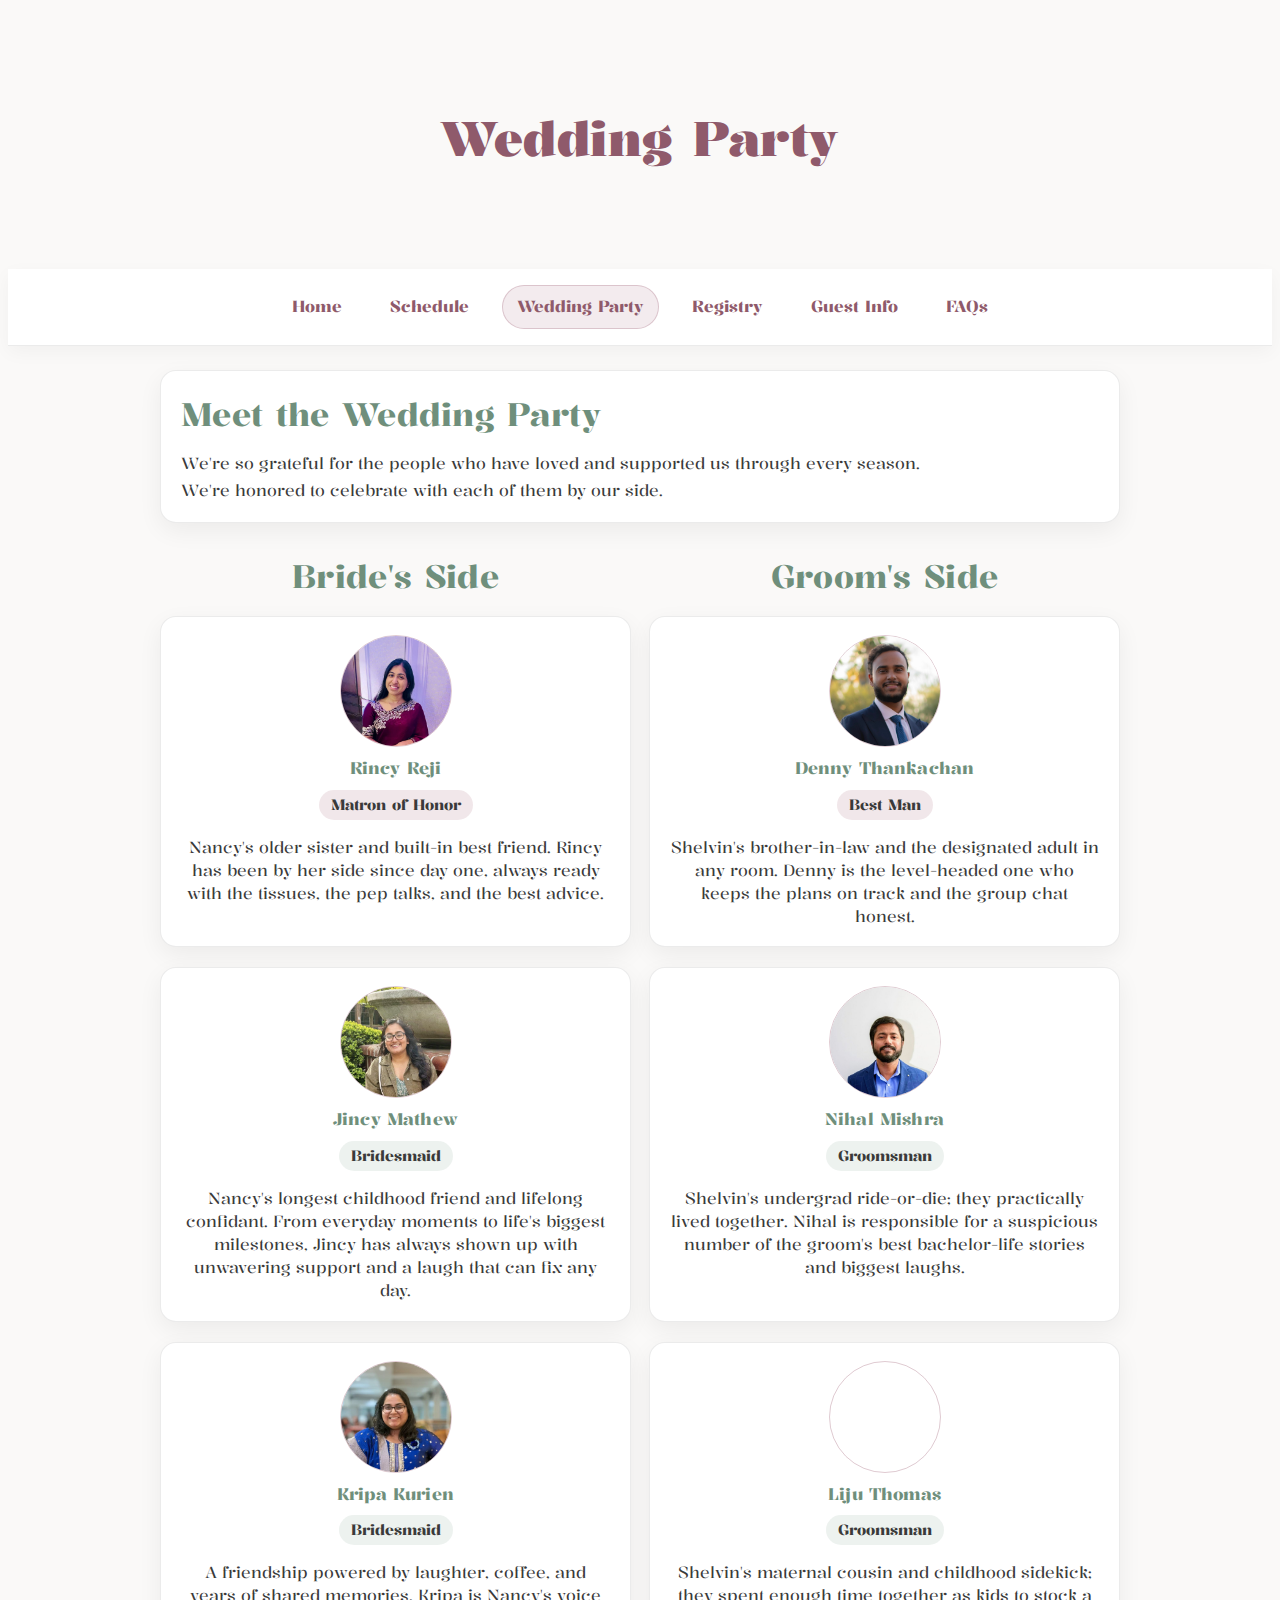
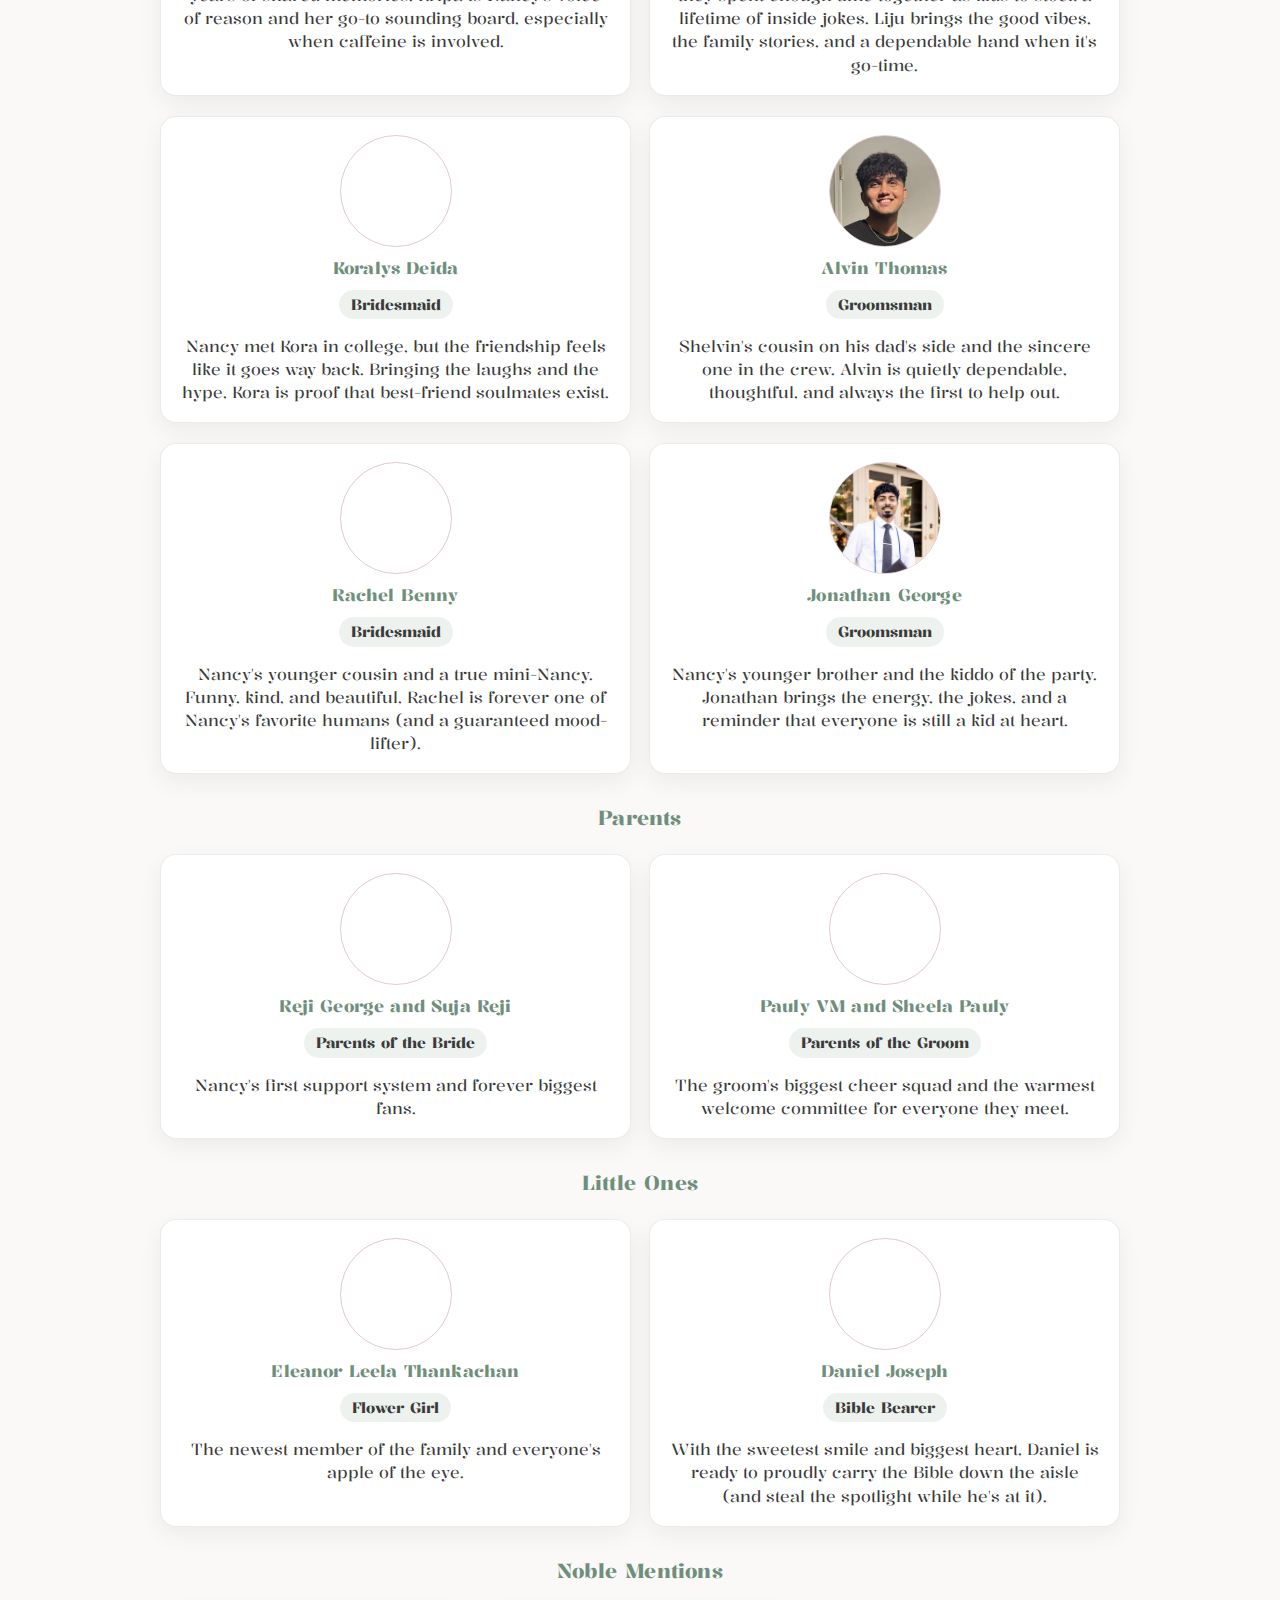
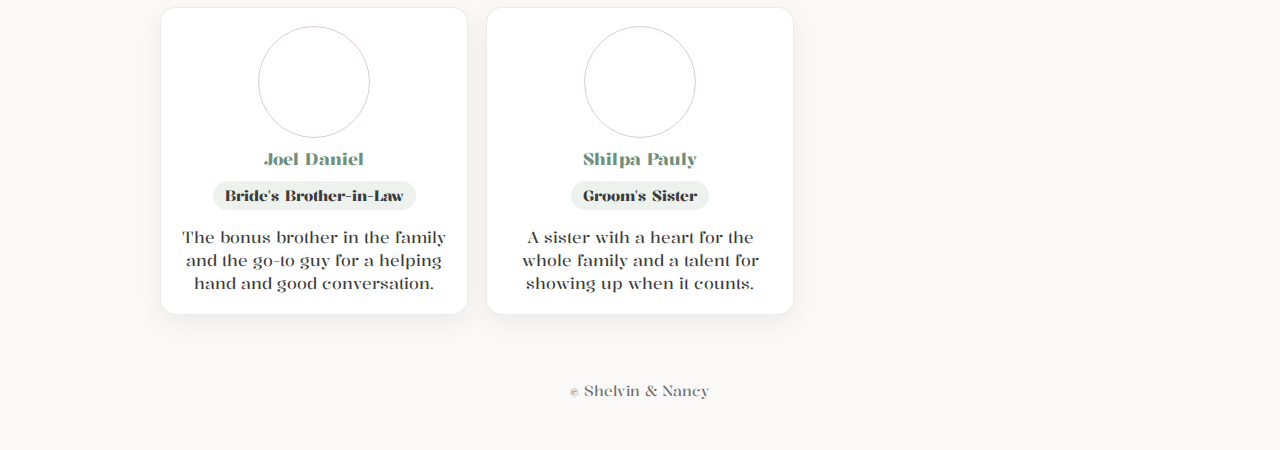
<file: wedding-party.html>
﻿<!DOCTYPE html>
<html lang="en">
<head>
  <meta charset="UTF-8">
  <meta name="viewport" content="width=device-width, initial-scale=1.0">
  <title>Wedding Party | Shelvin & Nancy</title>
  <link rel="icon" href="favicon-v2.ico" sizes="any">
  <link rel="icon" type="image/png" sizes="32x32" href="favicon-32-v2.png">
  <!-- Google tag (gtag.js) -->
  <script async src="https://www.googletagmanager.com/gtag/js?id=G-3MHV38TYLE"></script>
  <script>
    window.dataLayer = window.dataLayer || [];
    function gtag(){dataLayer.push(arguments);}
    gtag("js", new Date());
    gtag("config", "G-3MHV38TYLE");
  </script>
  <link rel="preconnect" href="https://fonts.googleapis.com">
  <link rel="preconnect" href="https://fonts.gstatic.com" crossorigin="anonymous">
  <link rel="stylesheet" href="https://fonts.googleapis.com/css2?family=Playfair+Display:ital,wght@0,400;0,600;0,700;1,400&family=Kalnia:wght@600;700&display=swap">
  <link rel="stylesheet" href="css/base.css">
  <link rel="stylesheet" href="css/layout.css">
  <link rel="stylesheet" href="css/components.css">
  <link rel="stylesheet" href="css/pages/wedding-party.css">
</head>
<body>

<header>
  <h1>Wedding Party</h1>
</header>

<nav>
  <a href="index.html">Home</a>
  <a href="schedule.html">Schedule</a>
  <a href="wedding-party.html" aria-current="page">Wedding Party</a>
  <a href="registry.html">Registry</a>
  <a href="rsvp.html">Guest Info</a>
  <a href="faqs.html">FAQs</a>
</nav>


<main>
  <section class="card party-intro">
    <h2>Meet the Wedding Party</h2>
    <p>
      We're so grateful for the people who have loved and supported us through every season.
      We're honored to celebrate with each of them by our side.
    </p>
  </section>

  <section class="party-section" aria-label="Wedding party lineup">
    <div class="party-columns">
      <h2 id="bride-party">Bride's Side</h2>
      <h2 id="groom-party">Groom's Side</h2>
    </div>

    <div class="party-pairs">
      <div class="party-pair">
	        <article class="card party-card">
	          <div class="party-avatar party-avatar--photo">
	            <img class="party-avatar-img party-avatar-img--upper" src="images/Wedding%20Party/Rincy%20Reji.JPEG" alt="Rincy Reji" loading="lazy" decoding="async" width="110" height="110">
	          </div>
	          <h3>Rincy Reji</h3>
	          <p class="party-role party-role-lead">Matron of Honor</p>
	          <p class="party-note">Nancy's older sister and built-in best friend. Rincy has been by her side since day one, always ready with the tissues, the pep talks, and the best advice.</p>
	        </article>

        <article class="card party-card">
          <div class="party-avatar party-avatar--photo">
            <img class="party-avatar-img party-avatar-img--upper" src="images/Wedding%20Party/Denny%20Thankachan.jpg" alt="Denny Thankachan" loading="lazy" decoding="async" width="110" height="110">
          </div>
          <h3>Denny Thankachan</h3>
          <p class="party-role party-role-lead">Best Man</p>
          <p class="party-note">Shelvin's brother-in-law and the designated adult in any room. Denny is the level-headed one who keeps the plans on track and the group chat honest.</p>
        </article>
      </div>

      <div class="party-pair">
	        <article class="card party-card">
	          <div class="party-avatar party-avatar--photo">
	            <img class="party-avatar-img party-avatar-img--upper" src="images/Wedding%20Party/Jincy%20Mathew.jpeg" alt="Jincy Mathew" loading="lazy" decoding="async" width="110" height="110">
	          </div>
	          <h3>Jincy Mathew</h3>
	          <p class="party-role">Bridesmaid</p>
	          <p class="party-note">Nancy's longest childhood friend and lifelong confidant. From everyday moments to life's biggest milestones, Jincy has always shown up with unwavering support and a laugh that can fix any day.</p>
	        </article>

        <article class="card party-card">
          <div class="party-avatar party-avatar--photo">
            <img class="party-avatar-img party-avatar-img--upper" src="images/Wedding%20Party/Nihal%20Mishra.jpeg" alt="Nihal Mishra" loading="lazy" decoding="async" width="110" height="110">
          </div>
          <h3>Nihal Mishra</h3>
          <p class="party-role">Groomsman</p>
          <p class="party-note">Shelvin's undergrad ride-or-die; they practically lived together. Nihal is responsible for a suspicious number of the groom's best bachelor-life stories and biggest laughs.</p>
        </article>
      </div>

      <div class="party-pair">
	        <article class="card party-card">
	          <div class="party-avatar party-avatar--photo">
	            <img class="party-avatar-img party-avatar-img--upper" src="images/Wedding%20Party/Kripa%20Kurien.jpeg" alt="Kripa Kurien" loading="lazy" decoding="async" width="110" height="110">
	          </div>
	          <h3>Kripa Kurien</h3>
	          <p class="party-role">Bridesmaid</p>
	          <p class="party-note">A friendship powered by laughter, coffee, and years of shared memories. Kripa is Nancy's voice of reason and her go-to sounding board, especially when caffeine is involved.</p>
	        </article>

	        <article class="card party-card">
	          <div class="party-avatar party-avatar--photo">
	            <img class="party-avatar-img party-avatar-img--upper" src="images/Wedding%20Party/Liju%20Thomas.jpeg" alt="Liju Thomas" loading="lazy" decoding="async" width="110" height="110">
	          </div>
	          <h3>Liju Thomas</h3>
	          <p class="party-role">Groomsman</p>
	          <p class="party-note">Shelvin's maternal cousin and childhood sidekick; they spent enough time together as kids to stock a lifetime of inside jokes. Liju brings the good vibes, the family stories, and a dependable hand when it's go-time.</p>
	        </article>
      </div>

      <div class="party-pair">
	        <article class="card party-card">
	          <div class="party-avatar party-avatar--photo">
	            <img class="party-avatar-img party-avatar-img--upper" src="images/Wedding%20Party/Koralys%20Deida.JPEG" alt="Koralys Deida" loading="lazy" decoding="async" width="110" height="110">
	          </div>
	          <h3>Koralys Deida</h3>
	          <p class="party-role">Bridesmaid</p>
	          <p class="party-note">Nancy met Kora in college, but the friendship feels like it goes way back. Bringing the laughs and the hype, Kora is proof that best-friend soulmates exist.</p>
	        </article>

        <article class="card party-card">
          <div class="party-avatar party-avatar--photo">
            <img class="party-avatar-img" src="images/Wedding%20Party/Alvin%20Thomas.JPG" alt="Alvin Thomas" loading="lazy" decoding="async" width="110" height="110">
          </div>
          <h3>Alvin Thomas</h3>
          <p class="party-role">Groomsman</p>
          <p class="party-note">Shelvin's cousin on his dad's side and the sincere one in the crew. Alvin is quietly dependable, thoughtful, and always the first to help out.</p>
        </article>
      </div>

      <div class="party-pair">
	        <article class="card party-card">
	          <div class="party-avatar party-avatar--photo">
	            <img class="party-avatar-img party-avatar-img--mid" src="images/Wedding%20Party/Rachel%20Benny.jpeg" alt="Rachel Benny" loading="lazy" decoding="async" width="110" height="110">
	          </div>
	          <h3>Rachel Benny</h3>
	          <p class="party-role">Bridesmaid</p>
	          <p class="party-note">Nancy's younger cousin and a true mini-Nancy. Funny, kind, and beautiful, Rachel is forever one of Nancy's favorite humans (and a guaranteed mood-lifter).</p>
	        </article>

	        <article class="card party-card">
	          <div class="party-avatar party-avatar--photo">
	            <img class="party-avatar-img party-avatar-img--upper" src="images/Wedding%20Party/jonathan%20george.jpeg" alt="Jonathan George" loading="lazy" decoding="async" width="110" height="110">
	          </div>
	          <h3>Jonathan George</h3>
	          <p class="party-role">Groomsman</p>
	          <p class="party-note">Nancy's younger brother and the kiddo of the party. Jonathan brings the energy, the jokes, and a reminder that everyone is still a kid at heart.</p>
	        </article>
      </div>

      <div class="party-divider">
        <h3>Parents</h3>
      </div>

      <div class="party-pair">
        <article class="card party-card">
          <div class="party-avatar party-avatar--photo">
            <img class="party-avatar-img party-avatar-img--upper party-avatar-img--reji-suja" src="images/Wedding%20Party/Reji%20George%20and%20Suja%20George.jpeg" alt="Reji George and Suja Reji" loading="lazy" decoding="async" width="110" height="110">
          </div>
          <h3>Reji George and Suja Reji</h3>
          <p class="party-role">Parents of the Bride</p>
          <p class="party-note">Nancy's first support system and forever biggest fans.</p>
        </article>

	        <article class="card party-card">
	          <div class="party-avatar party-avatar--photo">
	            <img class="party-avatar-img party-avatar-img--upper" src="images/Wedding%20Party/Pauly%20VM%20and%20Sheela%20Pauly.jpeg" alt="Pauly VM and Sheela Pauly" loading="lazy" decoding="async" width="110" height="110">
	          </div>
	          <h3>Pauly VM and Sheela Pauly</h3>
	          <p class="party-role">Parents of the Groom</p>
	          <p class="party-note">The groom's biggest cheer squad and the warmest welcome committee for everyone they meet.</p>
	        </article>
      </div>

      <div class="party-divider">
        <h3>Little Ones</h3>
      </div>

      <div class="party-pair">
        <article class="card party-card">
          <div class="party-avatar party-avatar--photo">
            <img class="party-avatar-img party-avatar-img--upper" src="images/Wedding%20Party/Eleanor%20Leela%20Thankachan.jpeg" alt="Eleanor Leela Thankachan" loading="lazy" decoding="async" width="110" height="110">
          </div>
          <h3>Eleanor Leela Thankachan</h3>
          <p class="party-role">Flower Girl</p>
          <p class="party-note">The newest member of the family and everyone's apple of the eye.</p>
        </article>

	        <article class="card party-card">
	          <div class="party-avatar party-avatar--photo">
	            <img class="party-avatar-img party-avatar-img--upper" src="images/Wedding%20Party/Daniel%20Joseph.JPEG" alt="Daniel Joseph" loading="lazy" decoding="async" width="110" height="110">
	          </div>
	          <h3>Daniel Joseph</h3>
	          <p class="party-role">Bible Bearer</p>
	          <p class="party-note">With the sweetest smile and biggest heart, Daniel is ready to proudly carry the Bible down the aisle (and steal the spotlight while he's at it).</p>
	        </article>
      </div>

      <div class="party-divider">
        <h3>Noble Mentions</h3>
      </div>

      <div class="party-mentions">
        <article class="card party-card">
          <div class="party-avatar party-avatar--photo">
            <img class="party-avatar-img party-avatar-img--joel" src="images/Wedding%20Party/Joel%20Daniel.jpeg" alt="Joel Daniel" loading="lazy" decoding="async" width="110" height="110">
          </div>
          <h3>Joel Daniel</h3>
          <p class="party-role">Bride's Brother-in-Law</p>
          <p class="party-note">The bonus brother in the family and the go-to guy for a helping hand and good conversation.</p>
        </article>

        <article class="card party-card">
          <div class="party-avatar party-avatar--photo">
            <img class="party-avatar-img party-avatar-img--upper" src="images/Wedding%20Party/Shilpa%20Pauly.jpeg" alt="Shilpa Pauly" loading="lazy" decoding="async" width="110" height="110">
          </div>
          <h3>Shilpa Pauly</h3>
          <p class="party-role">Groom's Sister</p>
          <p class="party-note">A sister with a heart for the whole family and a talent for showing up when it counts.</p>
        </article>
      </div>
    </div>
  </section>
</main>

<footer>&copy; Shelvin & Nancy</footer>

<script src="js/main.js" defer></script>

</body>
</html>
</file>
<file: css/base.css>
@import url("https://fonts.googleapis.com/css2?family=Kalnia:wght@400;500;600;700&display=swap");

/* =========================
   Base Styles
   ========================= */

:root {
  /* Primary wedding colors */
  --sage: #8fae9b;        /* sage green */
  --sage-dark: #6f8f7c;

  --mauve: #b07a8d;       /* mauve */
  --mauve-dark: #8f5a6b;

  /* Neutrals */
  --bg-main: #faf9f8;
  --bg-card: #ffffff;
  --border-soft: rgba(0, 0, 0, 0.08);

  --text-main: #2b2b2b;
  --text-muted: #6b6b6b;

  /* Typography */
  --font-sans: "Kalnia", "Georgia", "Times New Roman", serif;
  --font-serif: "Kalnia", "Georgia", "Times New Roman", serif;

  /* Shadows */
  --shadow-soft: 0 8px 24px rgba(0, 0, 0, 0.06);
  --shadow-lift: 0 14px 28px rgba(0, 0, 0, 0.08);
}

body {
  background-color: var(--bg-main);
  color: var(--text-main);
  font-family: var(--font-sans);
  font-weight: 400;
  line-height: 1.6;
}

main {
  max-width: 960px;
  margin: 0 auto;
  padding: 24px 18px;
}

h1, h2, h3 {
  font-family: var(--font-serif);
  font-weight: 600;
  letter-spacing: 0.01em;
}

h1 {
  color: var(--mauve-dark);
  font-weight: 700;
  font-size: clamp(2.2rem, 5vw, 3rem);
}

h2 {
  color: var(--sage-dark);
  font-size: clamp(1.6rem, 2.8vw, 2rem);
  margin: 40px 0 16px;
}

h3 {
  color: var(--sage-dark);
  font-size: 1.25rem;
  margin: 24px 0 12px;
}

main > h2:first-child {
  margin-top: 0;
}

p {
  margin: 0 0 14px;
}

p:last-child {
  margin-bottom: 0;
}

ul,
ol {
  margin: 0 0 14px;
  padding-left: 20px;
}

ul:last-child,
ol:last-child {
  margin-bottom: 0;
}

a {
  text-decoration: none;
  color: var(--sage-dark);
  transition: color 0.2s ease, box-shadow 0.2s ease;
}

a:hover {
  color: var(--mauve);
}

a:focus-visible {
  outline: 2px solid var(--mauve);
  outline-offset: 2px;
  border-radius: 4px;
}

header {
  text-align: center;
  padding: 60px 20px;
}

footer {
  text-align: center;
  padding: 40px;
  font-size: 0.9rem;
  color: var(--text-muted);
}

.hidden {
  display: none !important;
}
</file>
<file: css/layout.css>
/* =========================
   Layout: Navigation
   ========================= */

nav {
  display: flex;
  justify-content: center;
  flex-wrap: wrap;
  gap: 12px 18px;
  padding: 16px 18px;
  background-color: var(--bg-card);
  border-bottom: 1px solid var(--border-soft);
  box-shadow: 0 6px 18px rgba(0, 0, 0, 0.04);
}

nav a {
  font-weight: 600;
  padding: 8px 14px;
  border-radius: 999px;
  color: var(--mauve-dark);
  border: 1px solid transparent;
  transition: color 0.2s ease, background-color 0.2s ease, border-color 0.2s ease;
}

nav a:hover {
  color: var(--sage-dark);
  background-color: rgba(143, 174, 155, 0.15);
  border-color: rgba(143, 174, 155, 0.35);
}

nav a:focus-visible {
  outline: 2px solid var(--sage);
  outline-offset: 2px;
}

nav a[aria-current="page"] {
  color: var(--mauve-dark);
  background-color: rgba(176, 122, 141, 0.15);
  border-color: rgba(176, 122, 141, 0.35);
}

@media (max-width: 600px) {
  nav {
    gap: 10px 12px;
    padding: 12px 14px;
  }

  nav a {
    padding: 6px 10px;
    font-size: 0.95rem;
  }
}
</file>
<file: css/components.css>
/* =========================
   Components: Buttons
   ========================= */

.btn {
  background-color: var(--sage);
  color: #fff;
  border: 1px solid transparent;
  padding: 10px 18px;
  border-radius: 999px;
  font-weight: 600;
  cursor: pointer;
  box-shadow: 0 8px 18px rgba(143, 174, 155, 0.25);
  transition: background-color 0.2s ease, transform 0.15s ease, box-shadow 0.2s ease;
}

.btn:hover {
  background-color: var(--sage-dark);
  box-shadow: 0 10px 22px rgba(111, 143, 124, 0.3);
  transform: translateY(-1px);
}

.btn:focus-visible {
  outline: 2px solid var(--mauve);
  outline-offset: 2px;
}

.btn-outline {
  background: transparent;
  color: var(--mauve-dark);
  border: 1px solid var(--mauve);
  box-shadow: none;
}

.btn-outline:hover {
  background-color: var(--mauve);
  color: #fff;
}

/* =========================
   Components: Cards
   ========================= */

.card {
  background-color: var(--bg-card);
  border: 1px solid var(--border-soft);
  border-radius: 16px;
  padding: 18px 20px;
  box-shadow: var(--shadow-soft);
  transition: border-color 0.2s ease, box-shadow 0.2s ease, transform 0.2s ease;
}

.card:hover {
  border-color: var(--sage);
  box-shadow: var(--shadow-lift);
  transform: translateY(-2px);
}

.card > *:first-child {
  margin-top: 0;
}

.card > *:last-child {
  margin-bottom: 0;
}

.card h2,
.card h3 {
  margin: 0 0 10px;
}

.card h3 {
  font-size: 1.05rem;
}

.card-strong {
  font-weight: 700;
  margin: 0 0 6px;
}

.card p {
  margin: 0 0 8px;
  color: #3a3a3a;
  line-height: 1.45;
}

.card p:last-child {
  margin-bottom: 0;
}

.card ul,
.card ol {
  margin: 0 0 8px;
  padding-left: 20px;
  line-height: 1.6;
}

.card ul:last-child,
.card ol:last-child {
  margin-bottom: 0;
}

.card-meta {
  display: inline-flex;
  align-items: center;
  gap: 8px;
  font-weight: 700;
  margin-top: 6px;
}

/* =========================
   Components: RSVP Block
   ========================= */

.rsvp-info {
  margin-top: 48px;
  padding: 22px 18px;
  background: var(--bg-card);
  border: 1px solid var(--border-soft);
  border-radius: 18px;
  box-shadow: var(--shadow-soft);
  transition: border-color 0.2s ease, box-shadow 0.2s ease, transform 0.2s ease;
}

.rsvp-info:hover {
  border-color: var(--sage);
  box-shadow: var(--shadow-lift);
  transform: translateY(-2px);
}

.rsvp-info h2 {
  margin-top: 0;
}

.rsvp-steps {
  margin: 14px 0 0;
  padding-left: 20px;
  line-height: 1.65;
}

.rsvp-note {
  margin-top: 14px;
  color: #555;
}

.rsvp-actions {
  margin-top: 16px;
}

.status {
  margin-top: 12px;
  line-height: 1.6;
}

.substatus {
  margin-top: 8px;
  opacity: 0.9;
}

.status.success {
  color: var(--sage-dark);
}

.status.error {
  color: var(--mauve-dark);
}

.deadline {
  margin-top: 10px;
  font-weight: 700;
}

/* =========================
   Components: Forms
   ========================= */

form label {
  display: block;
  margin-bottom: 14px;
  font-weight: 600;
}

form input,
form select,
form textarea {
  width: 100%;
  margin-top: 6px;
  padding: 12px 12px;
  border-radius: 12px;
  border: 1px solid var(--border-soft);
  font: inherit;
  background: var(--bg-card);
  box-sizing: border-box;
  transition: border-color 0.2s ease, box-shadow 0.2s ease;
}

form input:focus,
form select:focus,
form textarea:focus {
  border-color: var(--sage-dark);
  box-shadow: 0 0 0 3px rgba(143, 174, 155, 0.25);
  outline: none;
}

form textarea {
  resize: vertical;
}

.soft-note {
  margin-top: 10px;
  color: #444;
  line-height: 1.6;
}

/* =========================
   Components: FAQ Accordion
   ========================= */

.faq-list {
  display: grid;
  gap: 14px;
  margin: 0;
}

.faq-item {
  background-color: var(--bg-card);
  border: 1px solid var(--border-soft);
  border-radius: 16px;
  box-shadow: var(--shadow-soft);
  overflow: hidden;
  transition: border-color 0.2s ease, box-shadow 0.2s ease, transform 0.2s ease;
}

.faq-item:hover {
  border-color: var(--sage);
  box-shadow: var(--shadow-lift);
  transform: translateY(-2px);
}

.faq-item[open] {
  border-color: var(--mauve);
  box-shadow: var(--shadow-lift);
  transform: translateY(-3px);
}

.faq-item summary {
  padding: 16px 20px;
  cursor: pointer;
  font-weight: 600;
  font-size: 1.05rem;
  color: var(--text-main);
  list-style: none;
  display: flex;
  align-items: center;
  justify-content: space-between;
  gap: 16px;
  background: linear-gradient(120deg, rgba(176, 122, 141, 0.08), rgba(143, 174, 155, 0.08));
  transition: background-color 0.3s ease, color 0.35s ease;
}

.faq-item summary::-webkit-details-marker {
  display: none;
}

.faq-item summary::after {
  content: ">";
  display: inline-flex;
  align-items: center;
  justify-content: center;
  width: 26px;
  height: 26px;
  font-size: 1rem;
  font-weight: 700;
  color: var(--sage-dark);
  border-radius: 50%;
  border: 1px solid rgba(176, 122, 141, 0.4);
  background-color: rgba(255, 255, 255, 0.9);
  line-height: 1;
  transform: rotate(0deg);
  transition: transform 0.35s ease, border-color 0.2s ease, background-color 0.2s ease;
}

.faq-item[open] summary {
  border-bottom: 1px solid var(--border-soft);
  background-color: rgba(176, 122, 141, 0.12);
  color: var(--sage-dark);
}

.faq-item[open] summary::after {
  border-color: rgba(143, 174, 155, 0.6);
  background-color: #fff;
  transform: rotate(90deg) scale(1.05);
}

.faq-item summary:focus-visible {
  outline: 2px solid var(--mauve);
  outline-offset: 2px;
}

.faq-content {
  max-height: 0;
  padding: 0 20px;
  opacity: 0;
  transform: translateY(-10px);
  overflow: hidden;
  color: #3a3a3a;
  line-height: 1.6;
  transition: max-height 0.65s cubic-bezier(0.2, 0.8, 0.2, 1), opacity 0.45s ease, transform 0.45s ease, padding 0.45s ease;
}

.faq-item[open] .faq-content {
  max-height: 420px;
  padding: 16px 20px 20px;
  opacity: 1;
  transform: translateY(0);
  background: linear-gradient(180deg, rgba(176, 122, 141, 0.05), rgba(143, 174, 155, 0.05));
}

@media (prefers-reduced-motion: reduce) {
  .faq-content {
    transition: none;
  }

  .faq-item,
  .faq-item summary::after {
    transition: none;
  }
}
</file>
<file: css/pages/home.css>
/* =========================
   Home Page: Hero
   ========================= */

.hero {
  position: relative;
  min-height: 100vh;
  padding: 0;
  overflow: hidden;
  display: grid;
  place-items: center;
  text-align: center;
  color: #fff;
  /* Adjust this per breakpoint to move the hero text block up/down. */
  --hero-content-offset: 120px;
}

.hero-bg {
  position: absolute;
  inset: 0;
  background-size: cover;
  background-position: center;
  background-color: #1b1b1b;
  transform: scale(1.02);
  opacity: 0;
  animation: heroFadeIn 1.2s ease-out 0.15s forwards;
  will-change: opacity;
}

.hero-overlay {
  position: absolute;
  inset: 0;
  background: linear-gradient(
    to bottom,
    rgba(0,0,0,0.45),
    rgba(0,0,0,0.35),
    rgba(0,0,0,0.55)
  );
}

@keyframes heroFadeIn {
  from { opacity: 0; }
  to { opacity: 1; }
}

.hero-content {
  position: relative;
  z-index: 2;
  max-width: 900px;
  padding: 80px 20px;
  transform: translateY(var(--hero-content-offset));
}

.hero-kicker {
  letter-spacing: 0.12em;
  text-transform: uppercase;
  font-size: 0.9rem;
  opacity: 0.95;
  margin-bottom: 12px;
}

.hero-title {
  margin: 0;
  font-size: clamp(2.6rem, 6vw, 4.6rem);
  line-height: 1.05;
  font-weight: 700;
  font-family: var(--font-serif);
  text-shadow: 0 10px 30px rgba(0,0,0,0.45);
}

.hero-details {
  margin-top: 18px;
  display: grid;
  gap: 6px;
  font-size: 1.05rem;
  opacity: 0.95;
}

.hero-welcome {
  margin: 26px auto 0;
  max-width: 650px;
  font-size: 1.05rem;
  line-height: 1.6;
  text-shadow: 0 6px 18px rgba(0,0,0,0.35);
}

.hero-verse {
  margin: 18px auto 0;
  max-width: 650px;
  font-style: italic;
  font-size: 1.05rem;
  opacity: 0.95;
  text-shadow: 0 6px 18px rgba(0,0,0,0.35);
}

.verse-ref {
  display: block;
  margin-top: 6px;
  font-style: normal;
  opacity: 0.9;
}

.hero-cta {
  margin-top: 26px;
  display: flex;
  gap: 12px;
  justify-content: center;
  flex-wrap: wrap;
}

/* Hero-specific button styling */
.hero .btn-outline {
  color: #fff;
  border-color: rgba(255, 255, 255, 0.75);
  background-color: rgba(255, 255, 255, 0.08);
}

.hero .btn-outline:hover {
  color: #fff;
  background-color: rgba(255, 255, 255, 0.2);
  border-color: rgba(255, 255, 255, 0.9);
}

/* Countdown (top-right) */
.hero-top-right {
  position: absolute;
  top: 18px;
  right: 18px;
  z-index: 3;
  text-align: right;
  padding: 10px 12px;
  border-radius: 14px;
  background: rgba(0,0,0,0.25);
  backdrop-filter: blur(8px);
}

.countdown-label {
  font-size: 0.8rem;
  opacity: 0.9;
  margin-bottom: 4px;
}

.countdown {
  font-weight: 700;
  letter-spacing: 0.03em;
  font-size: 0.95rem;
}

/* Tablet/phone tweaks: drop text lower without changing desktop. */
@media (max-width: 1024px) {
  .hero {
    /* Increase this to push hero text down on tablets/phones. */
    --hero-content-offset: 200px;
  }

  .hero-bg {
    background-position: center;
  }
}

/* Mobile tweaks */
@media (max-width: 768px) {
  .hero-content {
    padding: 90px 16px 70px;
  }

  .hero-top-right {
    top: 12px;
    right: 12px;
  }
}

@media (max-width: 520px) {
  .hero-verse {
    font-size: 1rem;
  }

  .hero-cta {
    margin-top: 16px;
    gap: 8px;
  }

  .hero .btn {
    padding: 8px 14px;
    font-size: 0.95rem;
  }
}

/* =========================
   Scroll Cue
   ========================= */

.scroll-cue {
  margin-top: 34px;
  display: inline-flex;
  align-items: center;
  gap: 10px;
  opacity: 0.9;
  user-select: none;
}

.scroll-text {
  font-size: 0.9rem;
  letter-spacing: 0.08em;
  text-transform: uppercase;
}

.scroll-arrow {
  display: inline-block;
  font-size: 1.2rem;
  animation: scrollBounce 1.4s infinite;
}

@keyframes scrollBounce {
  0%, 100% { transform: translateY(0); opacity: 0.9; }
  50% { transform: translateY(8px); opacity: 1; }
}

/* =========================
   Home Page: Quick Details
   ========================= */

.quick-details {
  margin-top: 28px;
  display: grid;
  grid-template-columns: repeat(3, minmax(0, 1fr));
  gap: 16px;
}

@media (max-width: 900px) {
  .quick-details {
    grid-template-columns: 1fr;
  }
}
</file>
<file: css/pages/registry.css>
/* =========================
   Registry Page
   ========================= */

.registry-intro p {
  max-width: 70ch;
  line-height: 1.7;
}

.registry-section {
  margin-top: 28px;
}

.registry-lede {
  max-width: 70ch;
  color: var(--text-muted);
  line-height: 1.7;
  margin-bottom: 14px;
}

.registry-grid {
  display: grid;
  gap: 18px;
  grid-template-columns: repeat(auto-fit, minmax(240px, 1fr));
}

.registry-card {
  display: flex;
  flex-direction: column;
  gap: 8px;
}

.registry-card .card-meta {
  margin-top: 0;
  color: var(--mauve-dark);
}

.registry-placeholder {
  display: inline-block;
  margin-top: 6px;
  padding: 6px 12px;
  border-radius: 999px;
  background: rgba(176, 122, 141, 0.12);
  color: var(--mauve-dark);
  font-weight: 600;
  font-size: 0.95rem;
  word-break: break-word;
}

.registry-placeholder[href] {
  text-decoration: none;
}

.registry-placeholder[href]:hover,
.registry-placeholder[href]:focus-visible {
  text-decoration: underline;
}

.registry-qr-img {
  display: block;
  width: min(220px, 100%);
  margin-top: 10px;
  padding: 8px;
  border-radius: 12px;
  border: 1px solid rgba(176, 122, 141, 0.2);
  background: #fff;
  box-shadow: 0 10px 22px rgba(0, 0, 0, 0.08);
}

.registry-contact {
  margin-top: 28px;
}
</file>
<file: css/pages/guest-info.css>
/* =========================
   Page: Guest Info
   ========================= */

.video-embed {
  margin-top: 12px;
  border-radius: 14px;
  overflow: hidden;
  background: #000;
  aspect-ratio: 16 / 9;
}

.video-embed iframe {
  display: block;
  width: 100%;
  height: 100%;
  border: 0;
}
</file>
<file: css/pages/schedule.css>
/* =========================
   Schedule Page
   ========================= */

.schedule-block {
  margin-bottom: 28px;
}

.schedule-block h2 {
  margin-bottom: 10px;
}

.schedule-block p {
  line-height: 1.7;
}

.calendar-actions {
  display: flex;
  flex-wrap: wrap;
  gap: 10px;
  margin: 14px 0 22px;
}

/* ===== Google Map Embed ===== */

.map-embed {
  margin-top: 14px;
  border-radius: 12px;
  overflow: hidden;
  border: 1px solid var(--border-soft);
}

.map-embed iframe {
  width: 100%;
  height: 260px;
  border: 0;
  display: block;
}

/* Smaller height on mobile */
@media (max-width: 600px) {
  .map-embed iframe {
    height: 220px;
  }
}

.map-link {
  margin-top: 8px;
}

.map-link a {
  font-weight: 500;
  text-decoration: none;
}

.map-link a:hover {
  text-decoration: underline;
}

/* Optional subtle note style */
.note {
  margin-top: 10px;
  font-style: italic;
  opacity: 0.85;
}

.directions-card {
  margin: 18px 0 6px;
  padding: 14px 16px;
  border: 1px solid var(--border-soft);
  border-radius: 12px;
  background-color: var(--bg-card);
  box-shadow: var(--shadow-soft);
  transition: border-color 0.2s ease, box-shadow 0.2s ease, transform 0.2s ease;
}

.directions-card:hover {
  border-color: var(--sage);
  box-shadow: var(--shadow-lift);
  transform: translateY(-2px);
}

.directions-card h3 {
  margin: 0 0 6px;
  font-size: 1.05rem;
}
</file>
<file: css/pages/seating.css>
/* =========================
   Seating Page
   ========================= */

.seating-intro p {
  max-width: 70ch;
  line-height: 1.7;
}

.seating-result-mode {
  min-height: 100dvh;
  overflow: hidden;
}

.seating-result-mode header,
.seating-result-mode footer {
  display: none;
}

.seating-result-mode main {
  min-height: 100dvh;
  display: grid;
  place-items: center;
  padding: 16px;
}

.seating-card,
.seating-result {
  position: relative;
  overflow: hidden;
  border: 1px solid rgba(176, 122, 141, 0.22);
  background:
    radial-gradient(circle at 95% -20%, rgba(143, 174, 155, 0.22), transparent 48%),
    radial-gradient(circle at -10% 110%, rgba(176, 122, 141, 0.16), transparent 46%),
    rgba(255, 255, 255, 0.94);
}

.seating-card {
  margin-top: 20px;
}

.seating-form {
  display: grid;
  gap: 16px;
}

.seating-form .btn {
  justify-self: start;
  min-width: 180px;
}

.seating-form .btn:disabled {
  opacity: 0.78;
  cursor: wait;
}

.team-fieldset {
  border: 0;
  padding: 0;
  margin: 0;
}

.team-fieldset legend {
  font-weight: 700;
  margin-bottom: 10px;
}

.team-grid {
  display: grid;
  gap: 14px;
  grid-template-columns: repeat(2, minmax(0, 1fr));
}

.team-option {
  cursor: pointer;
}

.team-option input {
  position: absolute;
  opacity: 0;
  pointer-events: none;
}

.team-card {
  display: grid;
  place-items: center;
  gap: 8px;
  min-height: 166px;
  padding: 16px 14px;
  border-radius: 16px;
  border: 1px solid rgba(176, 122, 141, 0.28);
  background: rgba(255, 255, 255, 0.78);
  box-shadow: 0 12px 28px rgba(0, 0, 0, 0.06);
  transition: transform 140ms ease, border-color 140ms ease, box-shadow 140ms ease, background-color 140ms ease;
  text-align: center;
}

.team-option:hover .team-card {
  transform: translateY(-2px);
  border-color: rgba(176, 122, 141, 0.52);
  box-shadow: 0 18px 36px rgba(0, 0, 0, 0.10);
}

.team-option input:focus-visible + .team-card {
  outline: 3px solid rgba(143, 174, 155, 0.55);
  outline-offset: 3px;
}

.team-option input:checked + .team-card {
  border-color: rgba(143, 174, 155, 0.9);
  box-shadow: 0 20px 40px rgba(143, 174, 155, 0.22);
  background: linear-gradient(135deg, rgba(143, 174, 155, 0.22), rgba(255, 255, 255, 0.96));
}

.team-option input:checked + .team-card .team-name {
  color: var(--sage-dark);
}

.team-img {
  width: 84px;
  height: 84px;
  border-radius: 18px;
  background: rgba(143, 174, 155, 0.10);
  border: 1px solid rgba(143, 174, 155, 0.20);
}

.team-name {
  font-weight: 800;
  color: var(--mauve-dark);
}

.team-sub {
  font-size: 0.92rem;
  color: var(--text-muted);
}

.status {
  margin-top: 4px;
  min-height: 28px;
}

.status.loading {
  display: inline-flex;
  align-items: center;
  gap: 8px;
  color: var(--text-muted);
}

.status.loading::before {
  content: "";
  width: 14px;
  height: 14px;
  border-radius: 50%;
  border: 2px solid rgba(176, 122, 141, 0.42);
  border-top-color: rgba(176, 122, 141, 1);
  animation: seating-spin 750ms linear infinite;
}

@keyframes seating-spin {
  to {
    transform: rotate(360deg);
  }
}

.seating-result {
  margin-top: 20px;
  text-align: center;
  animation: seating-pop 200ms ease-out;
}

.seating-result-mode .seating-result {
  margin-top: 0;
  width: min(760px, 100%);
}

@keyframes seating-pop {
  from {
    opacity: 0;
    transform: translateY(8px);
  }
  to {
    opacity: 1;
    transform: translateY(0);
  }
}

.table-visual {
  position: relative;
  margin: 10px auto 0;
  width: min(74vw, 320px);
  aspect-ratio: 1;
}

.table-center {
  position: absolute;
  inset: 18%;
  border-radius: 999px;
  display: grid;
  place-items: center;
  border: 2px solid rgba(143, 174, 155, 0.48);
  background:
    radial-gradient(circle at 28% 30%, rgba(255, 255, 255, 0.95), rgba(255, 255, 255, 0.75) 58%, rgba(143, 174, 155, 0.14)),
    linear-gradient(145deg, rgba(143, 174, 155, 0.20), rgba(176, 122, 141, 0.12));
  box-shadow: 0 14px 30px rgba(0, 0, 0, 0.08);
}

.table-center-label {
  text-transform: uppercase;
  letter-spacing: 0.12em;
  font-size: 0.74rem;
  color: var(--text-muted);
  margin-top: 4px;
}

.table-number {
  margin: 0;
  color: var(--sage-dark);
  font-size: clamp(1.55rem, 3.2vw, 2.4rem);
  font-weight: 800;
  line-height: 1.15;
  text-wrap: balance;
}

.table-chair {
  position: absolute;
  width: 54px;
  height: 22px;
  border-radius: 999px;
  border: 1px solid rgba(176, 122, 141, 0.46);
  background: linear-gradient(180deg, rgba(255, 255, 255, 0.96), rgba(176, 122, 141, 0.10));
  box-shadow: 0 8px 18px rgba(0, 0, 0, 0.08);
}

.table-chair--1 {
  top: 2%;
  left: 50%;
  transform: translateX(-50%);
}

.table-chair--2 {
  top: 15%;
  right: 4%;
  transform: rotate(50deg);
}

.table-chair--3 {
  top: 50%;
  right: -2%;
  transform: translateY(-50%) rotate(90deg);
}

.table-chair--4 {
  bottom: 15%;
  right: 4%;
  transform: rotate(130deg);
}

.table-chair--5 {
  bottom: 2%;
  left: 50%;
  transform: translateX(-50%);
}

.table-chair--6 {
  bottom: 15%;
  left: 4%;
  transform: rotate(-130deg);
}

.table-chair--7 {
  top: 50%;
  left: -2%;
  transform: translateY(-50%) rotate(-90deg);
}

.table-chair--8 {
  top: 15%;
  left: 4%;
  transform: rotate(-50deg);
}

.result-details {
  margin-top: 12px;
  display: grid;
  gap: 14px;
  justify-items: center;
}

.result-lede {
  margin: 0;
  color: var(--text-muted);
}

.seat-pill {
  margin: 0;
  padding: 10px 16px;
  border-radius: 999px;
  border: 1px solid rgba(143, 174, 155, 0.36);
  background: rgba(143, 174, 155, 0.14);
  color: var(--sage-dark);
  font-weight: 700;
}

.seating-usher-note {
  margin: 0;
  font-size: 0.95rem;
  color: var(--text-muted);
}

.result-actions {
  margin-top: 18px;
}

.seating-btn-secondary {
  background: rgba(255, 255, 255, 0.82);
  color: var(--mauve-dark);
  border: 1px solid rgba(176, 122, 141, 0.36);
}

.seating-btn-secondary:hover {
  border-color: rgba(176, 122, 141, 0.64);
}

@media (max-width: 720px) {
  .team-grid {
    grid-template-columns: 1fr;
  }

  .seating-form .btn {
    width: 100%;
  }

  .table-visual {
    width: min(86vw, 320px);
  }

  .table-chair {
    width: 48px;
    height: 20px;
  }
}
</file>
<file: css/pages/wedding-party.css>
/* =========================
   Wedding Party Page
   ========================= */

.party-intro p {
  max-width: 70ch;
  line-height: 1.7;
}

.party-section {
  margin-top: 28px;
}

.party-columns {
  display: grid;
  gap: 18px;
  grid-template-columns: repeat(2, minmax(0, 1fr));
  text-align: center;
}

.party-columns h2 {
  margin: 0;
}

.party-pairs {
  margin-top: 14px;
  display: grid;
  gap: 20px;
}

.party-pair {
  display: grid;
  gap: 18px;
  grid-template-columns: repeat(2, minmax(0, 1fr));
}

/* =========================
   Notable Mentions
   ========================= */

.party-mentions {
  display: grid;
  gap: 18px;
  grid-template-columns: repeat(3, minmax(0, 1fr));
}

.party-divider {
  text-align: center;
  color: var(--mauve-dark);
}

.party-divider h3 {
  margin: 8px 0 0;
}

@media (max-width: 720px) {
  .party-columns,
  .party-pair,
  .party-mentions {
    grid-template-columns: 1fr;
  }
}

.party-card {
  text-align: center;
  display: flex;
  flex-direction: column;
  align-items: center;
  gap: 8px;
}

.party-card h3 {
  margin: 0;
}

.party-avatar {
  width: 110px;
  height: 110px;
  border-radius: 50%;
  border: 1px dashed rgba(176, 122, 141, 0.4);
  background: linear-gradient(135deg, rgba(176, 122, 141, 0.12), rgba(143, 174, 155, 0.12));
  overflow: hidden;
  display: flex;
  align-items: center;
  justify-content: center;
  font-size: 0.72rem;
  text-transform: uppercase;
  letter-spacing: 0.12em;
  color: var(--mauve-dark);
  font-weight: 600;
}

.party-avatar--photo {
  border-style: solid;
  background: transparent;
}

.party-avatar-img {
  width: 100%;
  height: 100%;
  object-fit: cover;
  object-position: center;
  display: block;
}

.party-avatar-img--upper {
  object-position: 50% 25%;
}

.party-role {
  margin: 0;
  padding: 4px 12px;
  border-radius: 999px;
  background: rgba(143, 174, 155, 0.16);
  color: var(--sage-dark);
  font-weight: 600;
  font-size: 0.92rem;
}

.party-role-lead {
  background: rgba(176, 122, 141, 0.18);
  color: var(--mauve-dark);
}

.party-note {
  margin: 0;
  color: var(--text-muted);
  line-height: 1.5;
}
</file>
